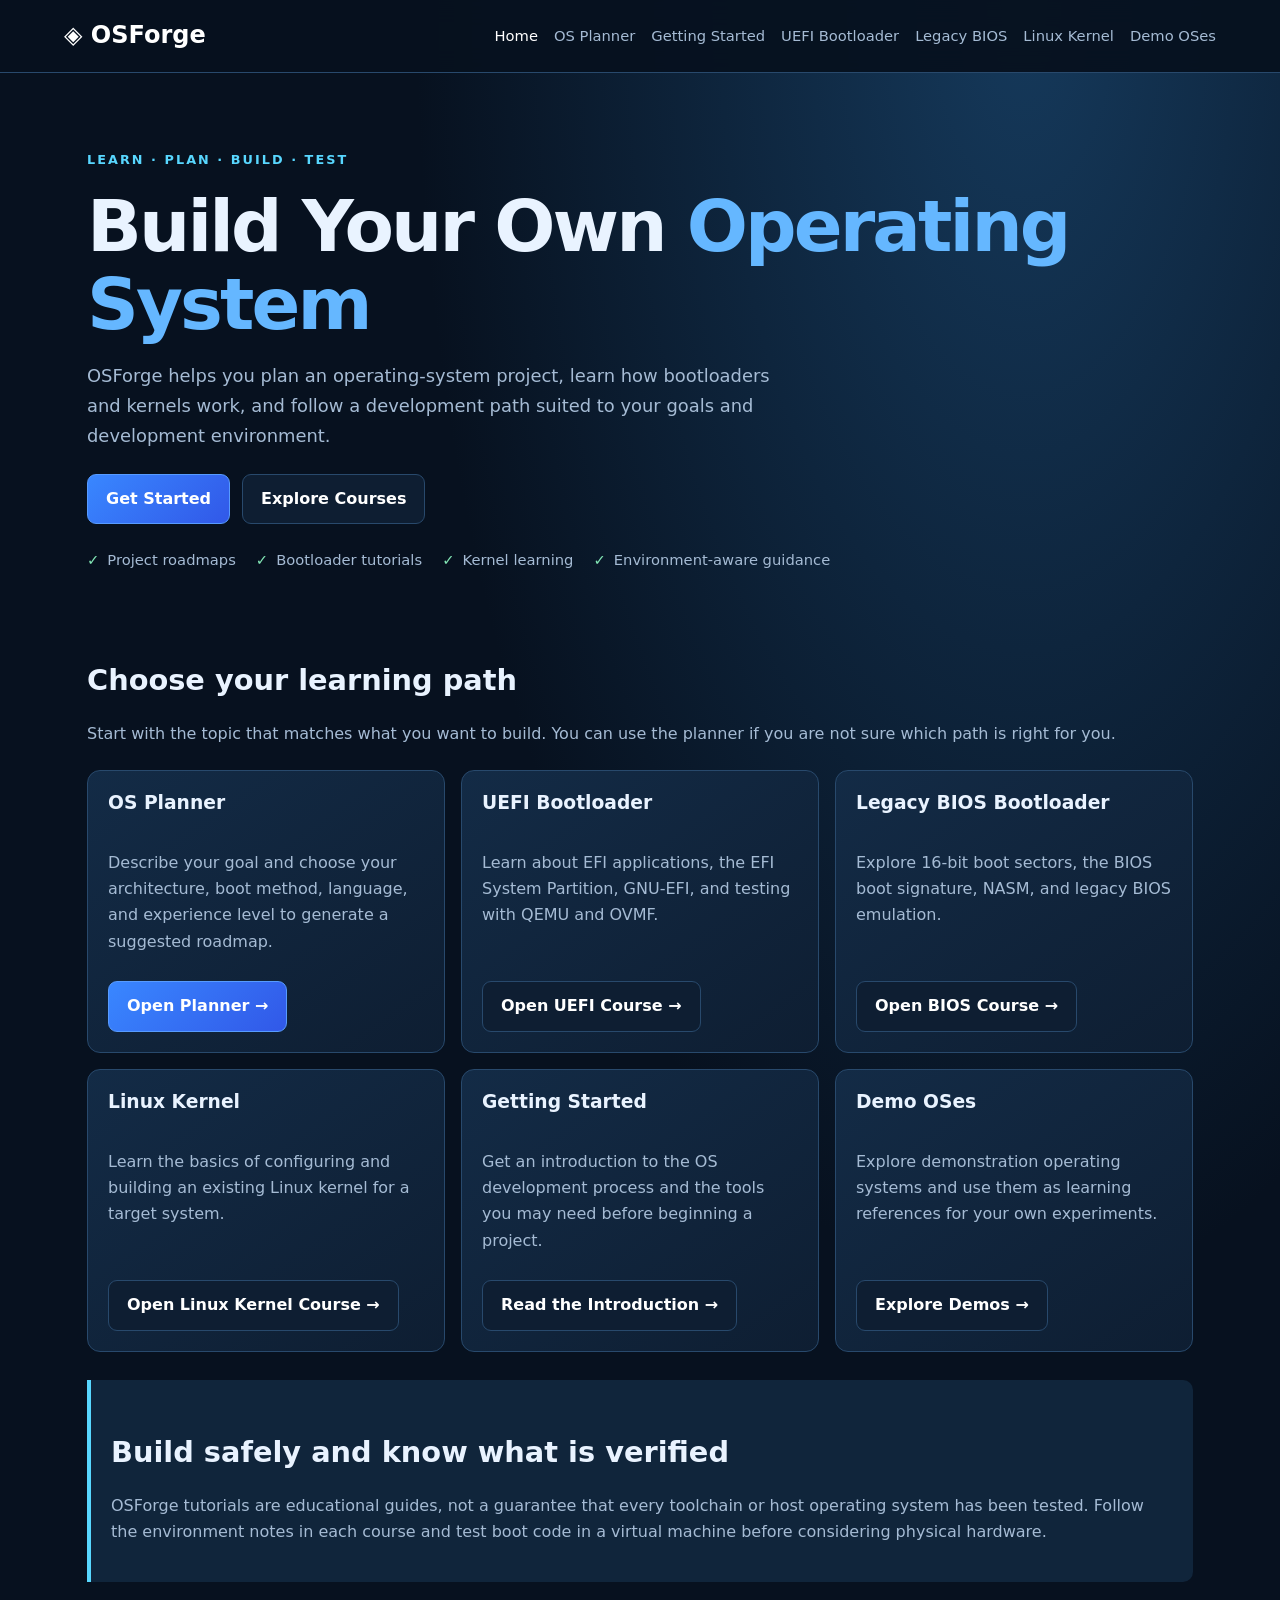
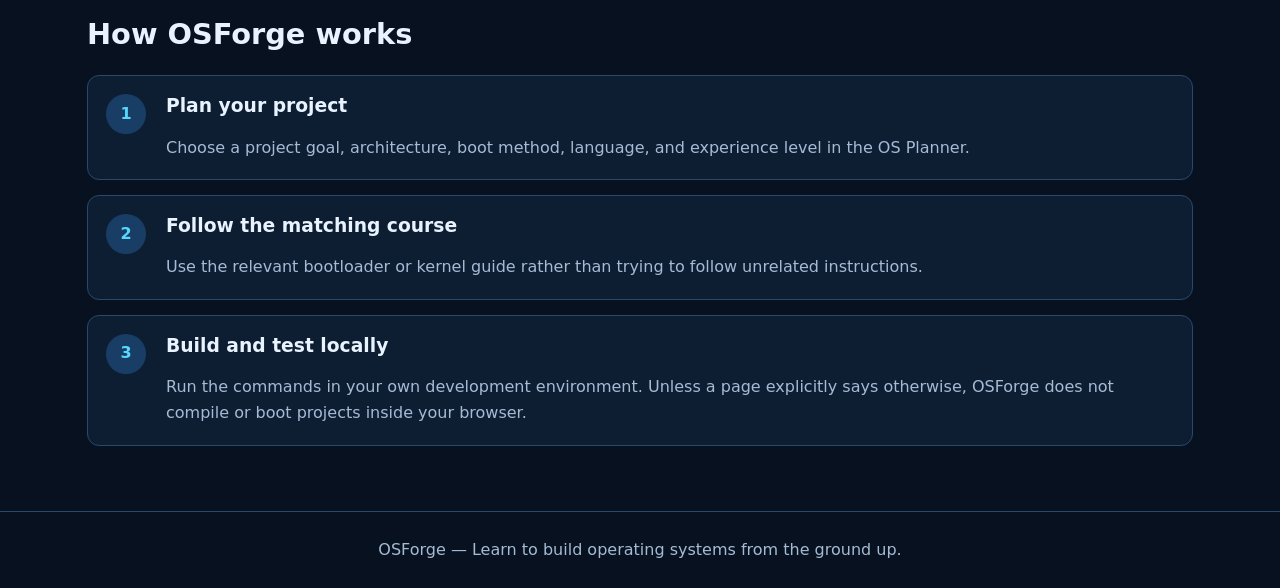
<file: index.html>
<!DOCTYPE html>
<html lang="en">
<head>
  <meta charset="UTF-8">
  <meta name="viewport" content="width=device-width, initial-scale=1">
  <meta name="description" content="Plan and learn operating-system development with OSForge.">
  <title>OSForge — Build Your Operating System</title>
  <link rel="stylesheet" href="styles.css">
  <script src="site.js" defer></script>
</head>
<body>
<header class="topbar">
  <a class="brand" href="index.html" aria-label="OSForge home">◈ OSForge</a>
  <nav aria-label="Main navigation">
    <a href="index.html" aria-current="page">Home</a>
    <a href="planner.html">OS Planner</a>
    <a href="start.html">Getting Started</a>
    <a href="efi-bootloader.html?course=uefi">UEFI Bootloader</a>
    <a href="efi-bootloader.html?course=bios">Legacy BIOS</a>
    <a href="linux-kernel.html">Linux Kernel</a>
    <a href="demos.html">Demo OSes</a>
  </nav>
</header>

<main class="container">
  <section class="hero">
    <span class="eyebrow">LEARN · PLAN · BUILD · TEST</span>
    <h1>Build Your Own <span>Operating System</span></h1>
    <p>
      OSForge helps you plan an operating-system project, learn how bootloaders
      and kernels work, and follow a development path suited to your goals and
      development environment.
    </p>
    <div class="actions">
      <a class="button" href="planner.html">Get Started</a>
      <a class="button secondary" href="#courses">Explore Courses</a>
    </div>
    <div class="checks" aria-label="OSForge features">
      <span>Project roadmaps</span>
      <span>Bootloader tutorials</span>
      <span>Kernel learning</span>
      <span>Environment-aware guidance</span>
    </div>
  </section>

  <section id="courses">
    <h2>Choose your learning path</h2>
    <p>Start with the topic that matches what you want to build. You can use the planner if you are not sure which path is right for you.</p>

    <div class="grid">
      <article class="card">
        <h3>OS Planner</h3>
        <p>Describe your goal and choose your architecture, boot method, language, and experience level to generate a suggested roadmap.</p>
        <a class="button" href="planner.html">Open Planner →</a>
      </article>

      <article class="card">
        <h3>UEFI Bootloader</h3>
        <p>Learn about EFI applications, the EFI System Partition, GNU-EFI, and testing with QEMU and OVMF.</p>
        <a class="button secondary" href="efi-bootloader.html?course=uefi">Open UEFI Course →</a>
      </article>

      <article class="card">
        <h3>Legacy BIOS Bootloader</h3>
        <p>Explore 16-bit boot sectors, the BIOS boot signature, NASM, and legacy BIOS emulation.</p>
        <a class="button secondary" href="efi-bootloader.html?course=bios">Open BIOS Course →</a>
      </article>

      <article class="card">
        <h3>Linux Kernel</h3>
        <p>Learn the basics of configuring and building an existing Linux kernel for a target system.</p>
        <a class="button secondary" href="linux-kernel.html">Open Linux Kernel Course →</a>
      </article>

      <article class="card">
        <h3>Getting Started</h3>
        <p>Get an introduction to the OS development process and the tools you may need before beginning a project.</p>
        <a class="button secondary" href="start.html">Read the Introduction →</a>
      </article>

      <article class="card">
        <h3>Demo OSes</h3>
        <p>Explore demonstration operating systems and use them as learning references for your own experiments.</p>
        <a class="button secondary" href="demos.html">Explore Demos →</a>
      </article>
    </div>
  </section>

  <section class="callout">
    <h2>Build safely and know what is verified</h2>
    <p>
      OSForge tutorials are educational guides, not a guarantee that every
      toolchain or host operating system has been tested. Follow the environment
      notes in each course and test boot code in a virtual machine before
      considering physical hardware.
    </p>
  </section>

  <section>
    <h2>How OSForge works</h2>
    <div class="steps">
      <article class="step">
        <div>
          <h3>Plan your project</h3>
          <p>Choose a project goal, architecture, boot method, language, and experience level in the OS Planner.</p>
        </div>
      </article>
      <article class="step">
        <div>
          <h3>Follow the matching course</h3>
          <p>Use the relevant bootloader or kernel guide rather than trying to follow unrelated instructions.</p>
        </div>
      </article>
      <article class="step">
        <div>
          <h3>Build and test locally</h3>
          <p>Run the commands in your own development environment. Unless a page explicitly says otherwise, OSForge does not compile or boot projects inside your browser.</p>
        </div>
      </article>
    </div>
  </section>
</main>

<footer>
  OSForge — Learn to build operating systems from the ground up.
</footer>
</body>
</html>
</file>
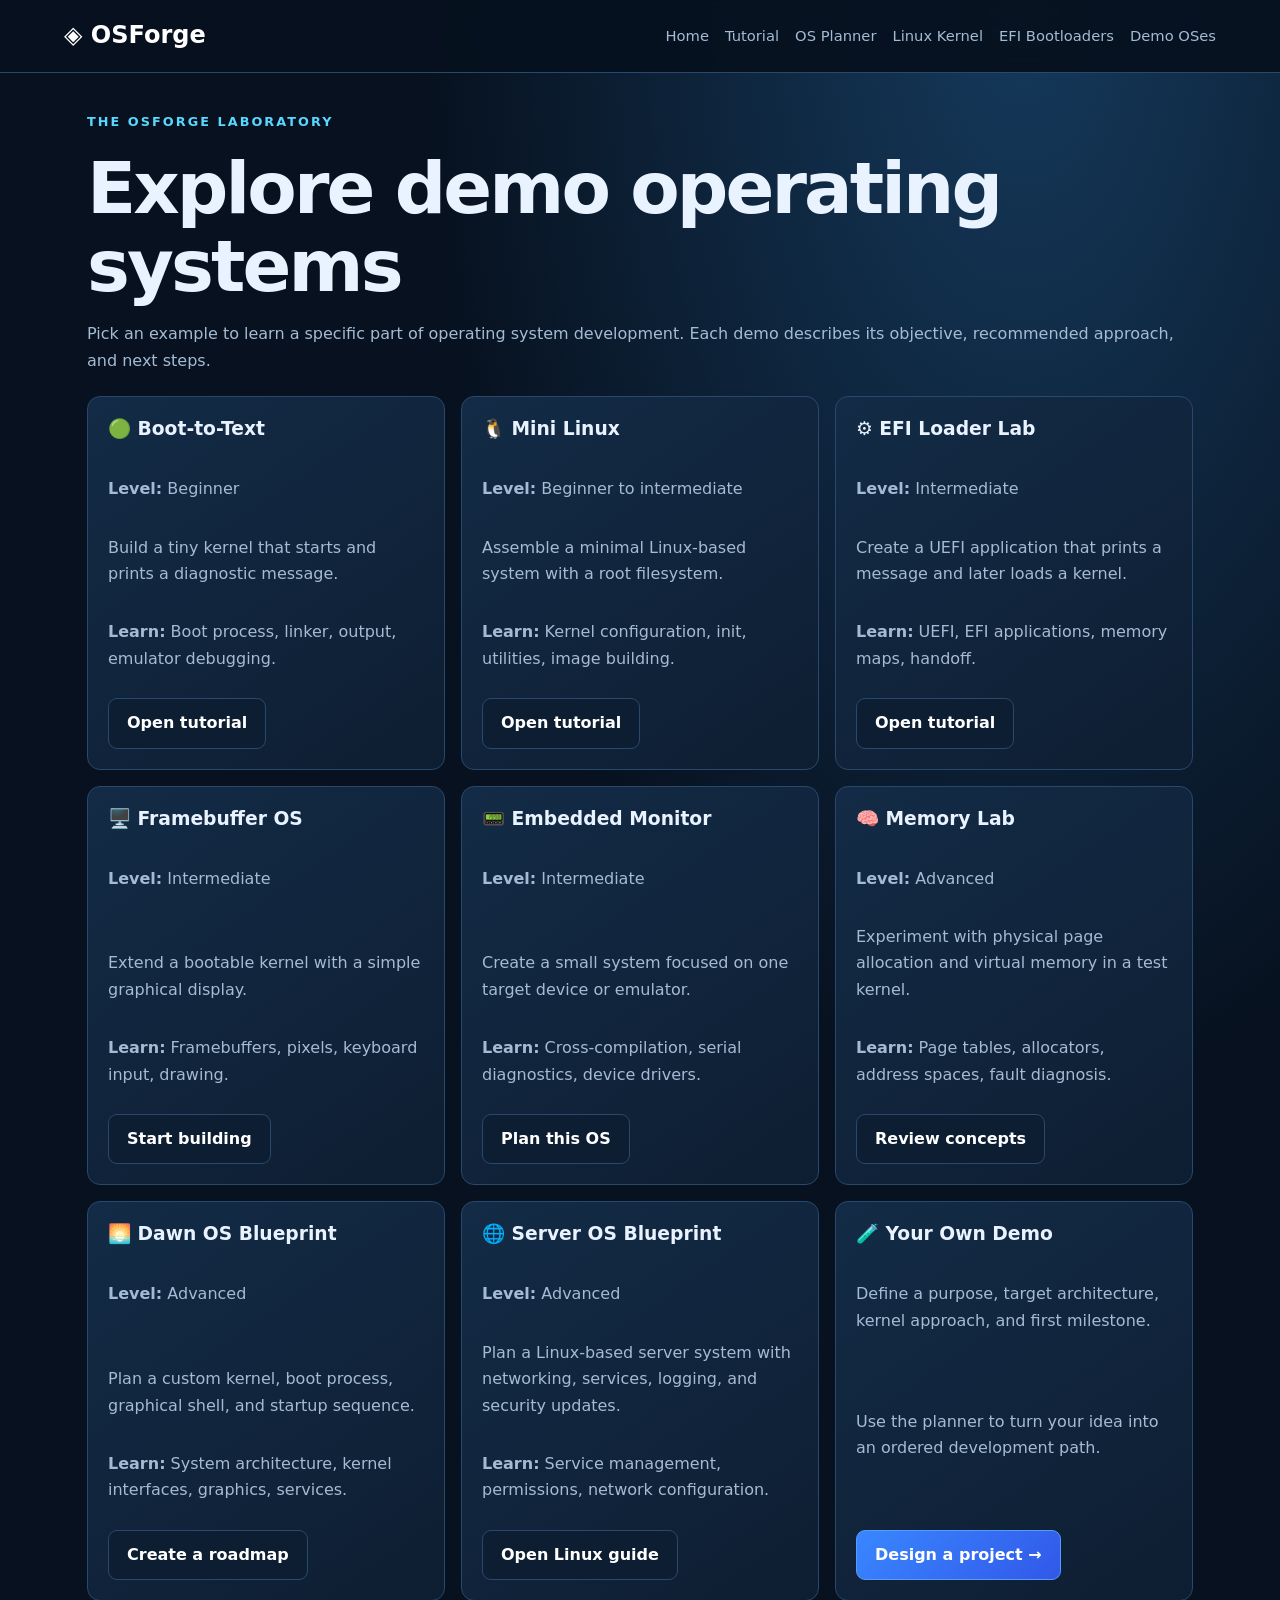
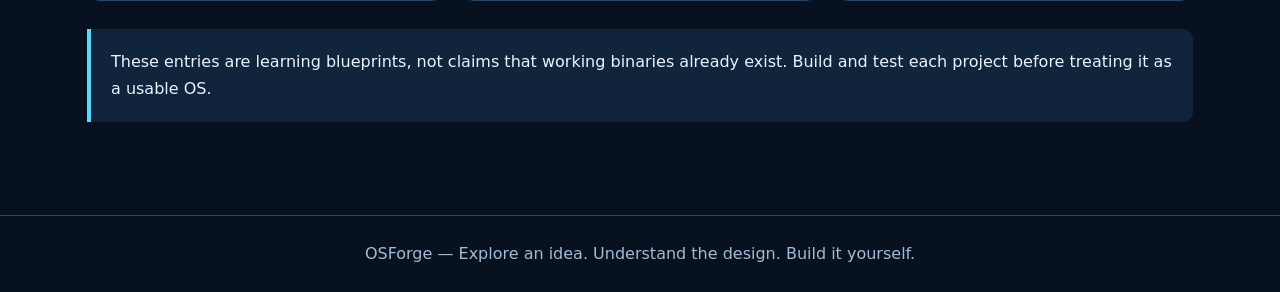
<file: demos.html>
<!DOCTYPE html>
<html lang="en">
<head>
  <meta charset="UTF-8">
  <meta name="viewport" content="width=device-width, initial-scale=1">
  <title>Demo OS Gallery — OSForge</title>
  <link rel="stylesheet" href="styles.css">
</head>
<body>
<header class="topbar">
  <a class="brand" href="index.html">◈ OSForge</a>
  <nav>
    <a href="index.html">Home</a>
    <a href="start.html">Tutorial</a>
    <a href="planner.html">OS Planner</a>
    <a href="linux-kernel.html">Linux Kernel</a>
    <a href="efi-bootloader.html">EFI Bootloaders</a>
    <a href="demos.html">Demo OSes</a>
  </nav>
</header>

<main class="container">
  <span class="eyebrow">THE OSFORGE LABORATORY</span>
  <h1>Explore demo operating systems</h1>
  <p>Pick an example to learn a specific part of operating system development.
  Each demo describes its objective, recommended approach, and next steps.</p>

  <div class="grid">
    <article class="card">
      <h3>🟢 Boot-to-Text</h3>
      <p><strong>Level:</strong> Beginner</p>
      <p>Build a tiny kernel that starts and prints a diagnostic message.</p>
      <p><strong>Learn:</strong> Boot process, linker, output, emulator debugging.</p>
      <a class="button secondary" href="start.html">Open tutorial</a>
    </article>

    <article class="card">
      <h3>🐧 Mini Linux</h3>
      <p><strong>Level:</strong> Beginner to intermediate</p>
      <p>Assemble a minimal Linux-based system with a root filesystem.</p>
      <p><strong>Learn:</strong> Kernel configuration, init, utilities, image building.</p>
      <a class="button secondary" href="linux-kernel.html">Open tutorial</a>
    </article>

    <article class="card">
      <h3>⚙️ EFI Loader Lab</h3>
      <p><strong>Level:</strong> Intermediate</p>
      <p>Create a UEFI application that prints a message and later loads a kernel.</p>
      <p><strong>Learn:</strong> UEFI, EFI applications, memory maps, handoff.</p>
      <a class="button secondary" href="efi-bootloader.html">Open tutorial</a>
    </article>

    <article class="card">
      <h3>🖥️ Framebuffer OS</h3>
      <p><strong>Level:</strong> Intermediate</p>
      <p>Extend a bootable kernel with a simple graphical display.</p>
      <p><strong>Learn:</strong> Framebuffers, pixels, keyboard input, drawing.</p>
      <a class="button secondary" href="start.html">Start building</a>
    </article>

    <article class="card">
      <h3>📟 Embedded Monitor</h3>
      <p><strong>Level:</strong> Intermediate</p>
      <p>Create a small system focused on one target device or emulator.</p>
      <p><strong>Learn:</strong> Cross-compilation, serial diagnostics, device drivers.</p>
      <a class="button secondary" href="planner.html">Plan this OS</a>
    </article>

    <article class="card">
      <h3>🧠 Memory Lab</h3>
      <p><strong>Level:</strong> Advanced</p>
      <p>Experiment with physical page allocation and virtual memory in a test kernel.</p>
      <p><strong>Learn:</strong> Page tables, allocators, address spaces, fault diagnosis.</p>
      <a class="button secondary" href="glossary.html">Review concepts</a>
    </article>

    <article class="card">
      <h3>🌅 Dawn OS Blueprint</h3>
      <p><strong>Level:</strong> Advanced</p>
      <p>Plan a custom kernel, boot process, graphical shell, and startup sequence.</p>
      <p><strong>Learn:</strong> System architecture, kernel interfaces, graphics, services.</p>
      <a class="button secondary" href="planner.html">Create a roadmap</a>
    </article>

    <article class="card">
      <h3>🌐 Server OS Blueprint</h3>
      <p><strong>Level:</strong> Advanced</p>
      <p>Plan a Linux-based server system with networking, services, logging, and security updates.</p>
      <p><strong>Learn:</strong> Service management, permissions, network configuration.</p>
      <a class="button secondary" href="linux-kernel.html">Open Linux guide</a>
    </article>

    <article class="card">
      <h3>🧪 Your Own Demo</h3>
      <p>Define a purpose, target architecture, kernel approach, and first milestone.</p>
      <p>Use the planner to turn your idea into an ordered development path.</p>
      <a class="button" href="planner.html">Design a project →</a>
    </article>
  </div>

  <div class="callout">
    These entries are learning blueprints, not claims that working binaries
    already exist. Build and test each project before treating it as a usable OS.
  </div>
</main>

<footer>OSForge — Explore an idea. Understand the design. Build it yourself.</footer>
</body>
</html>
</file>
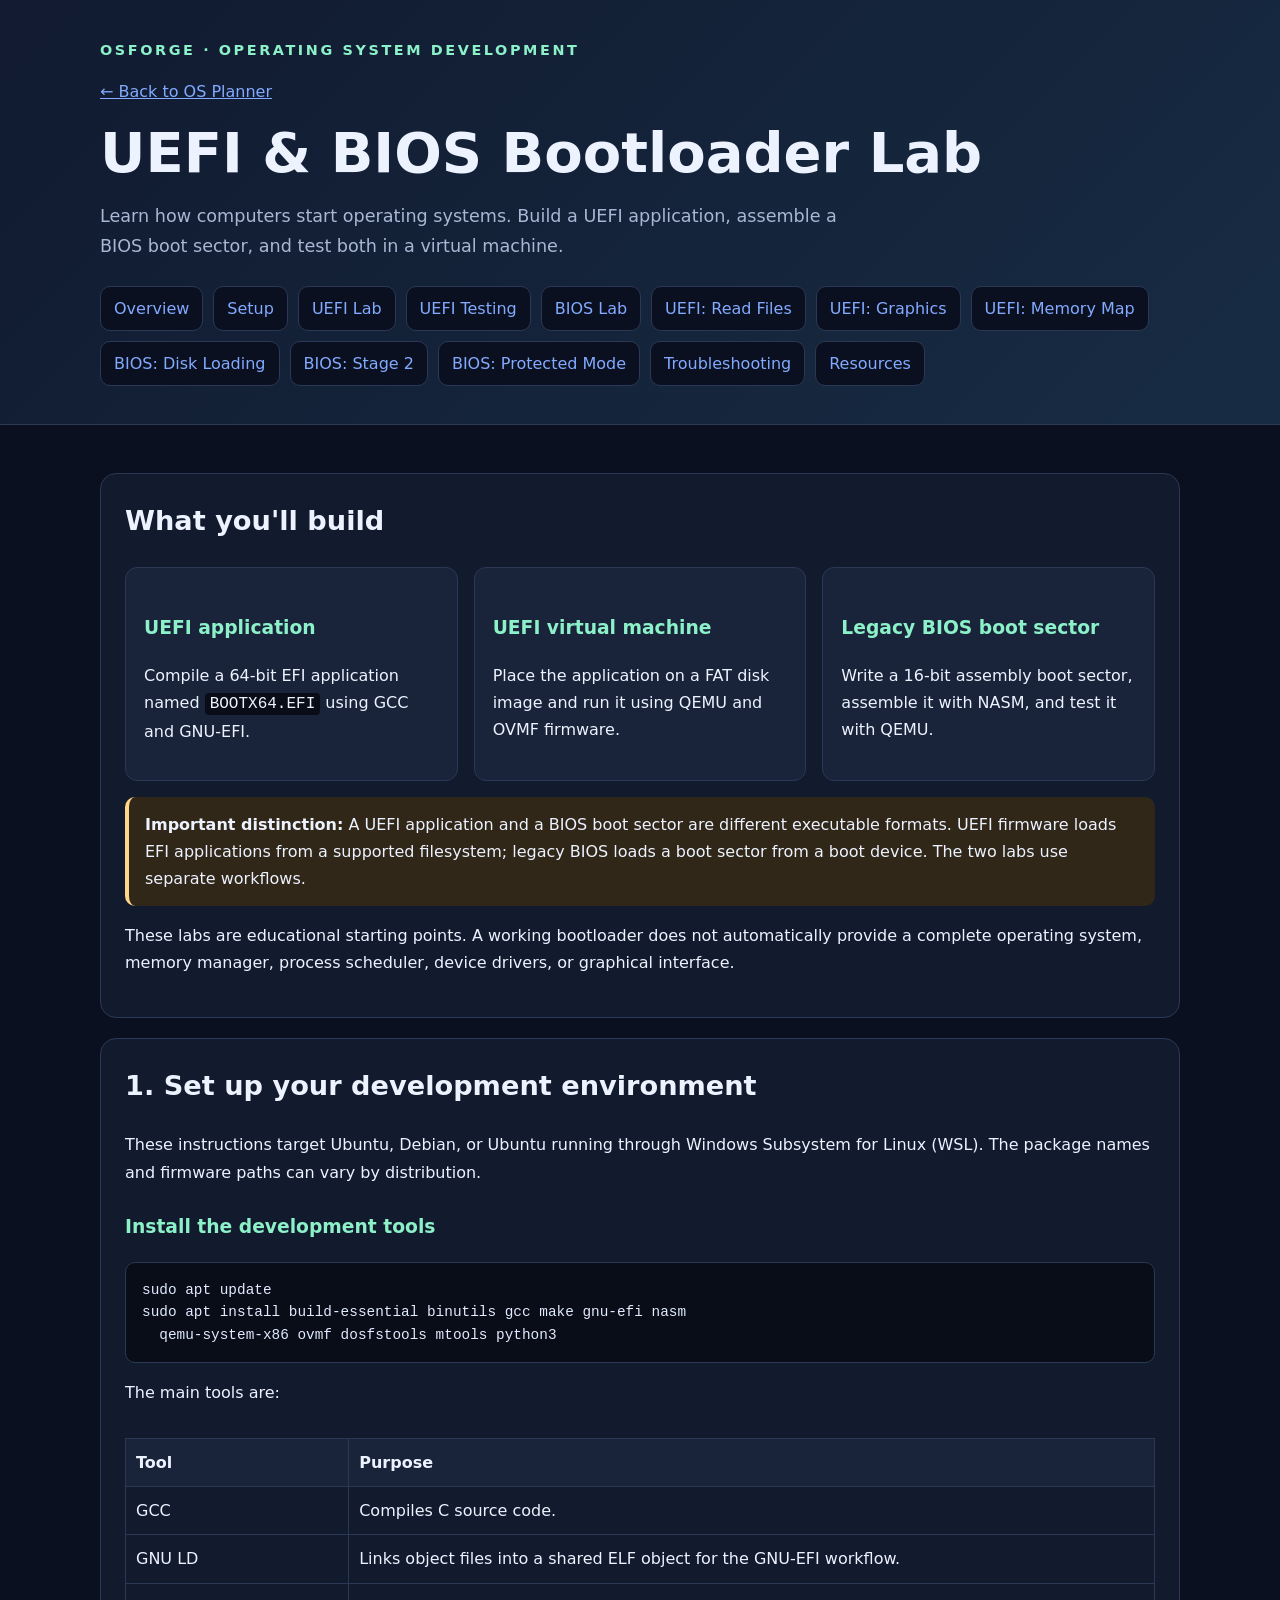
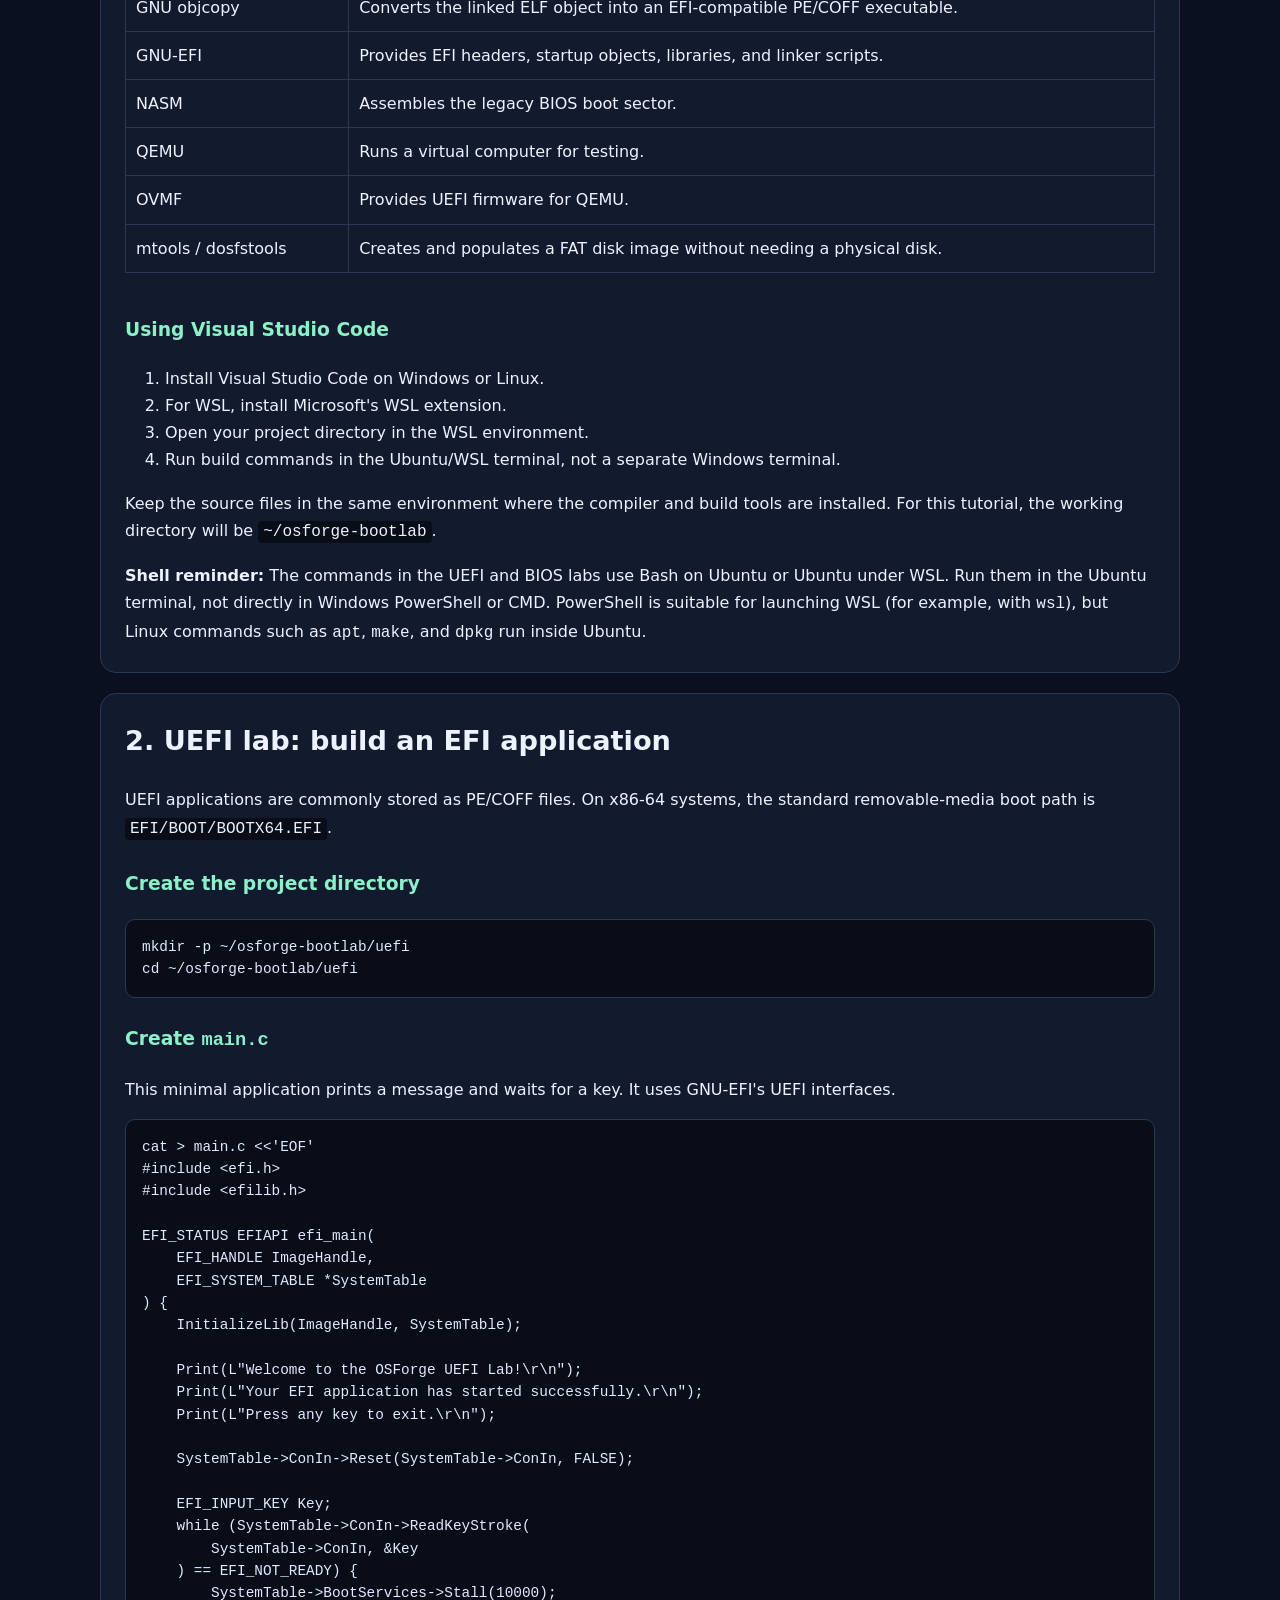
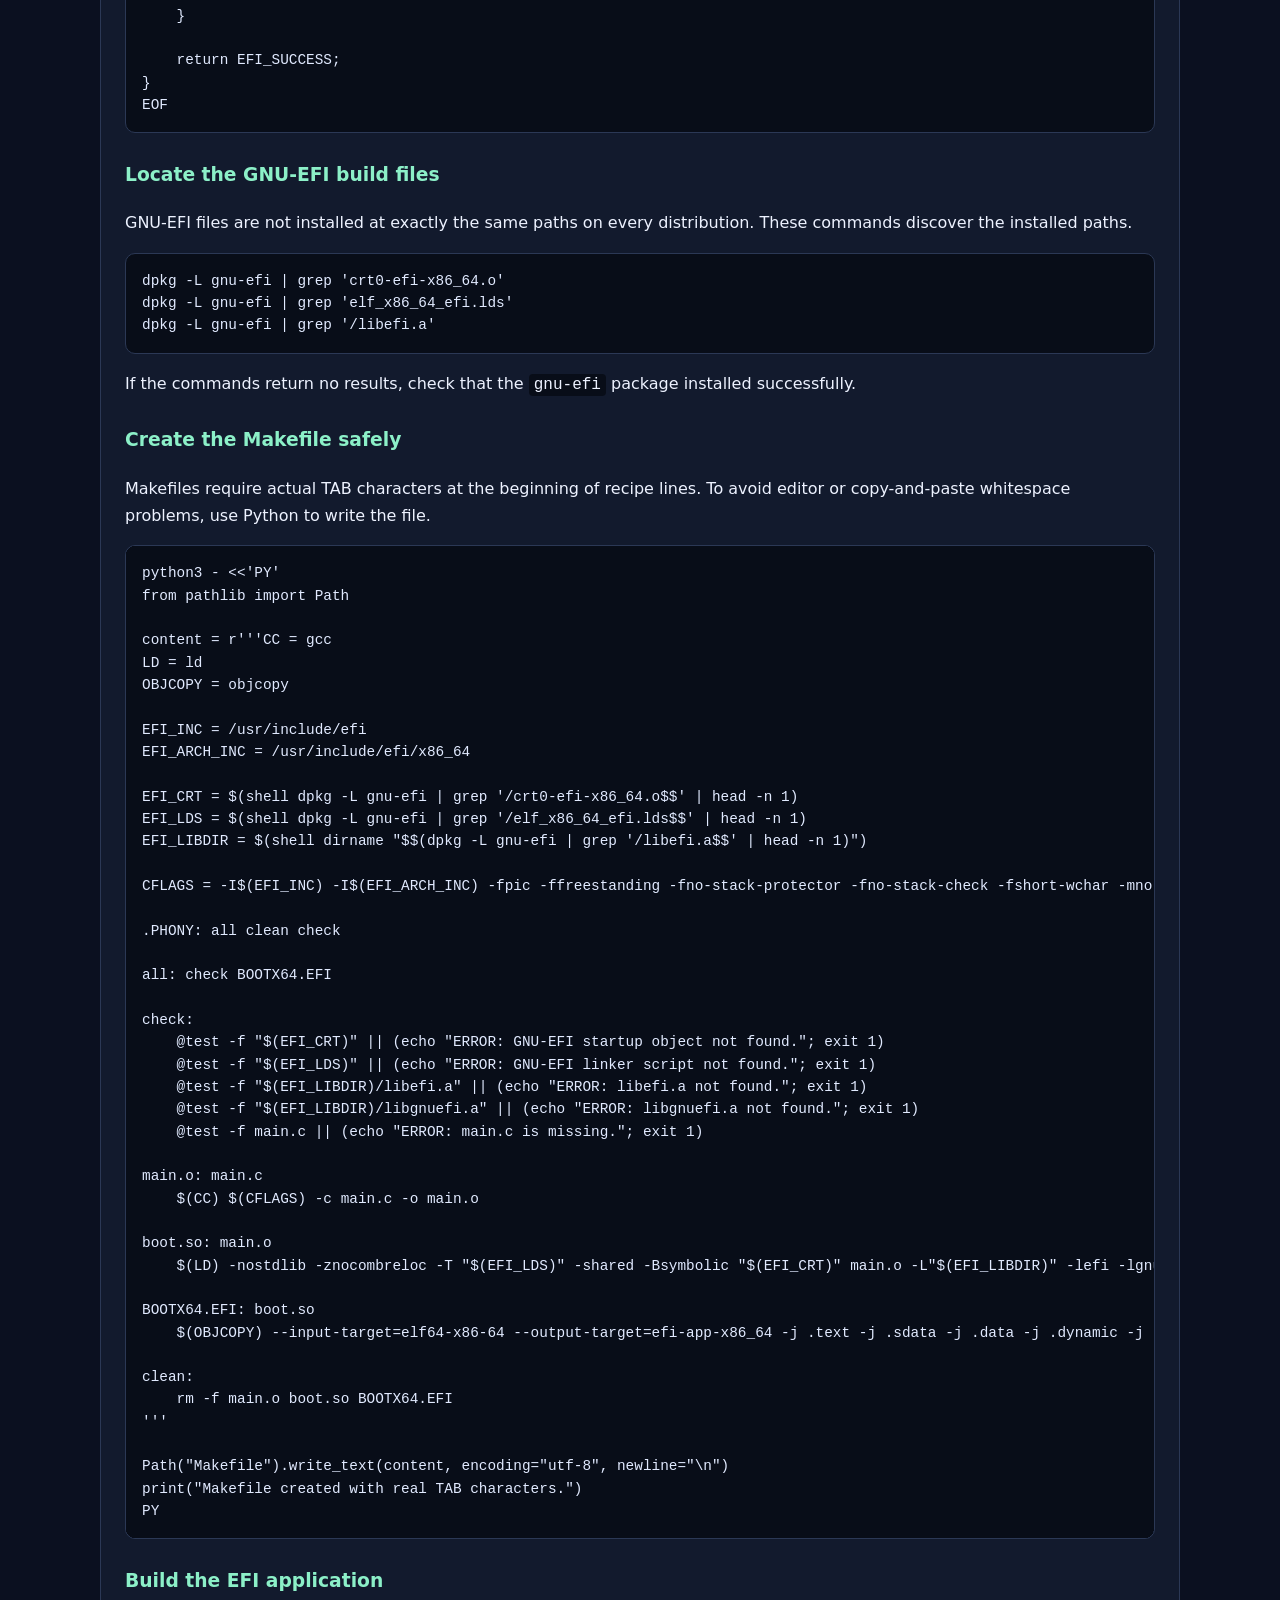
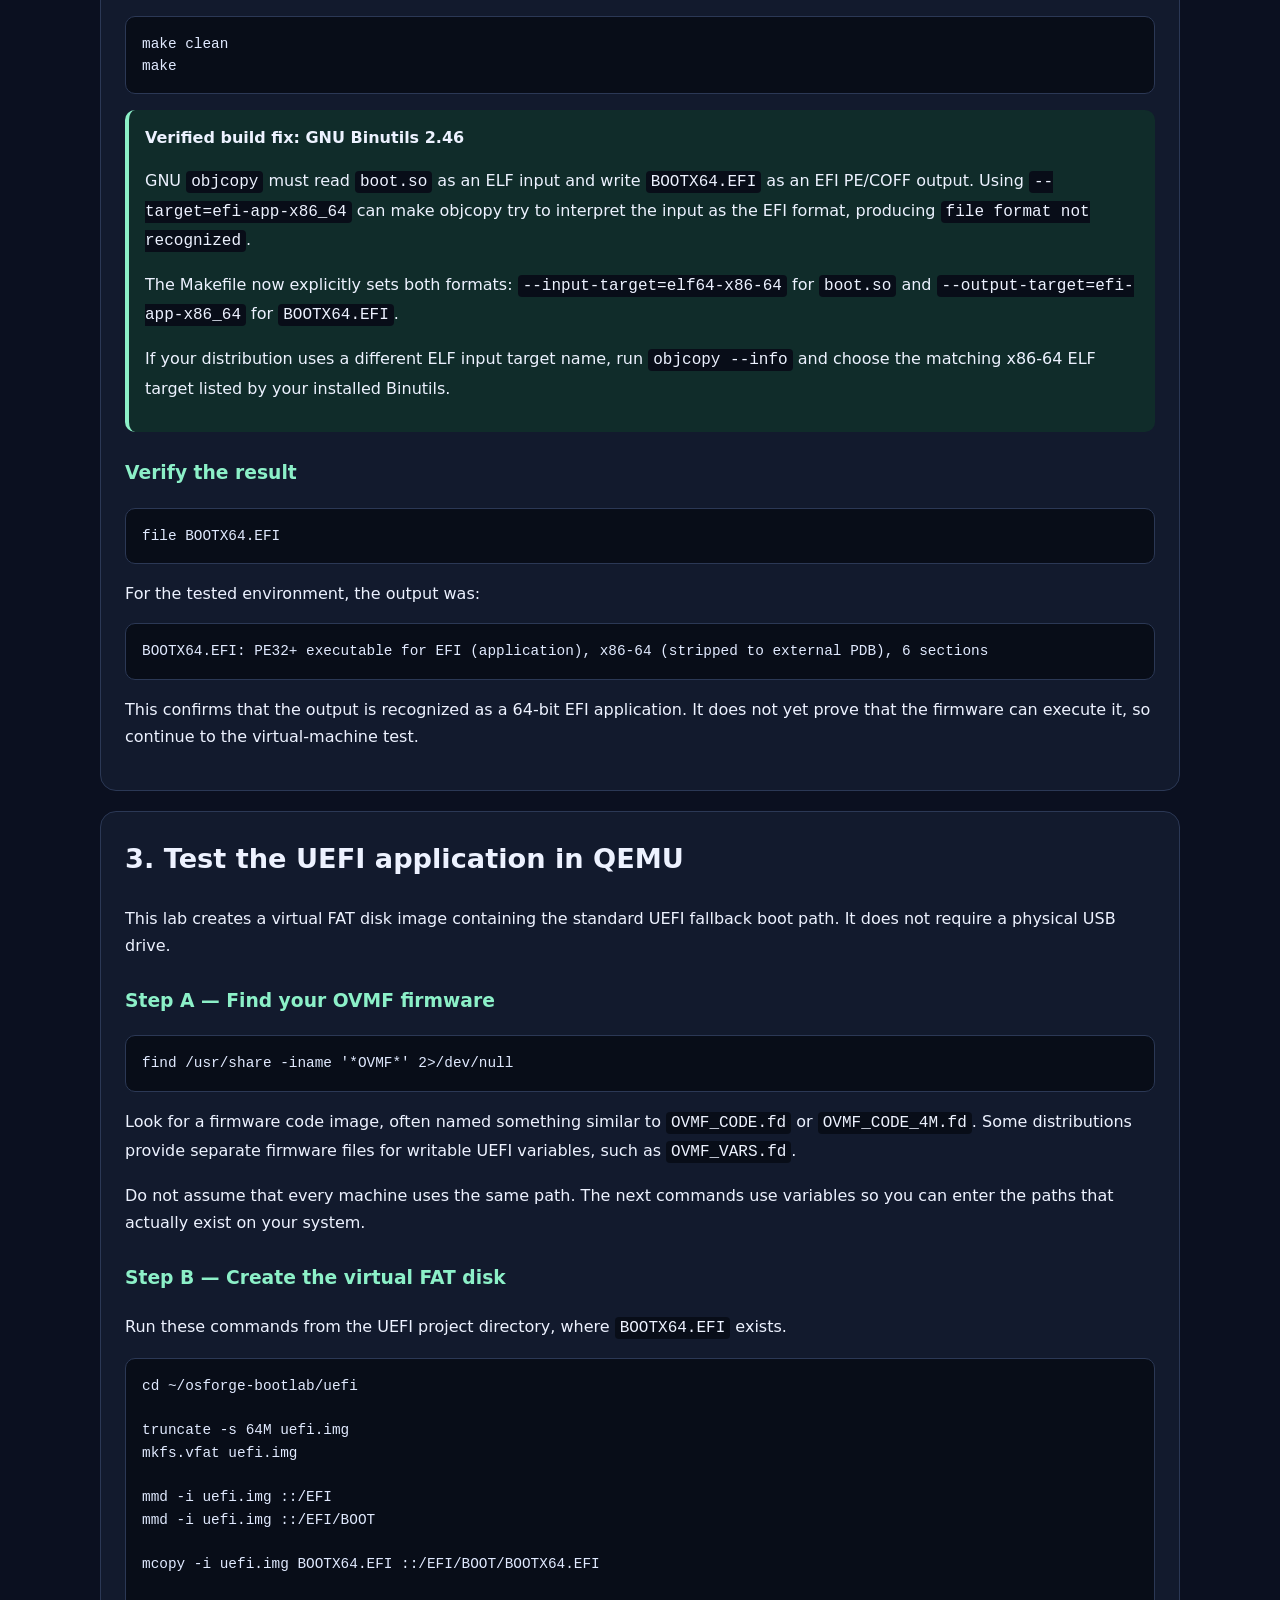
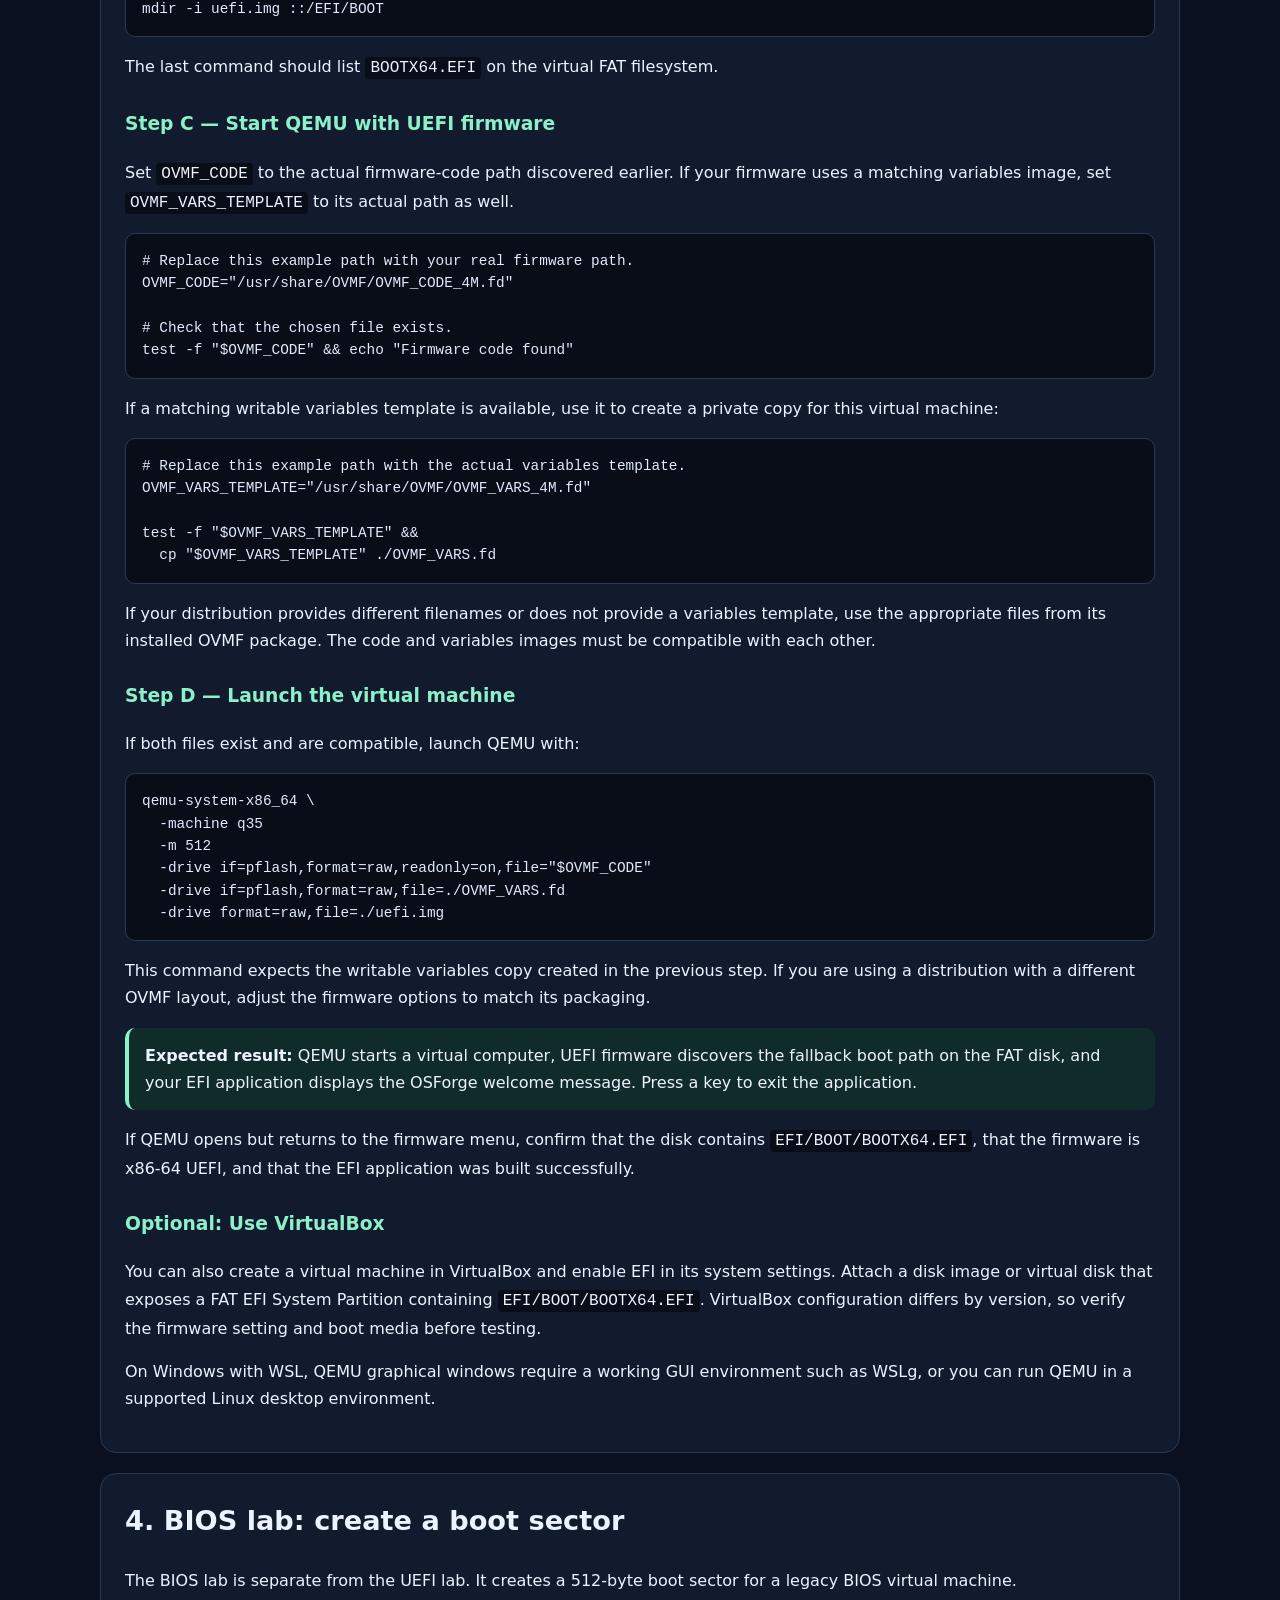
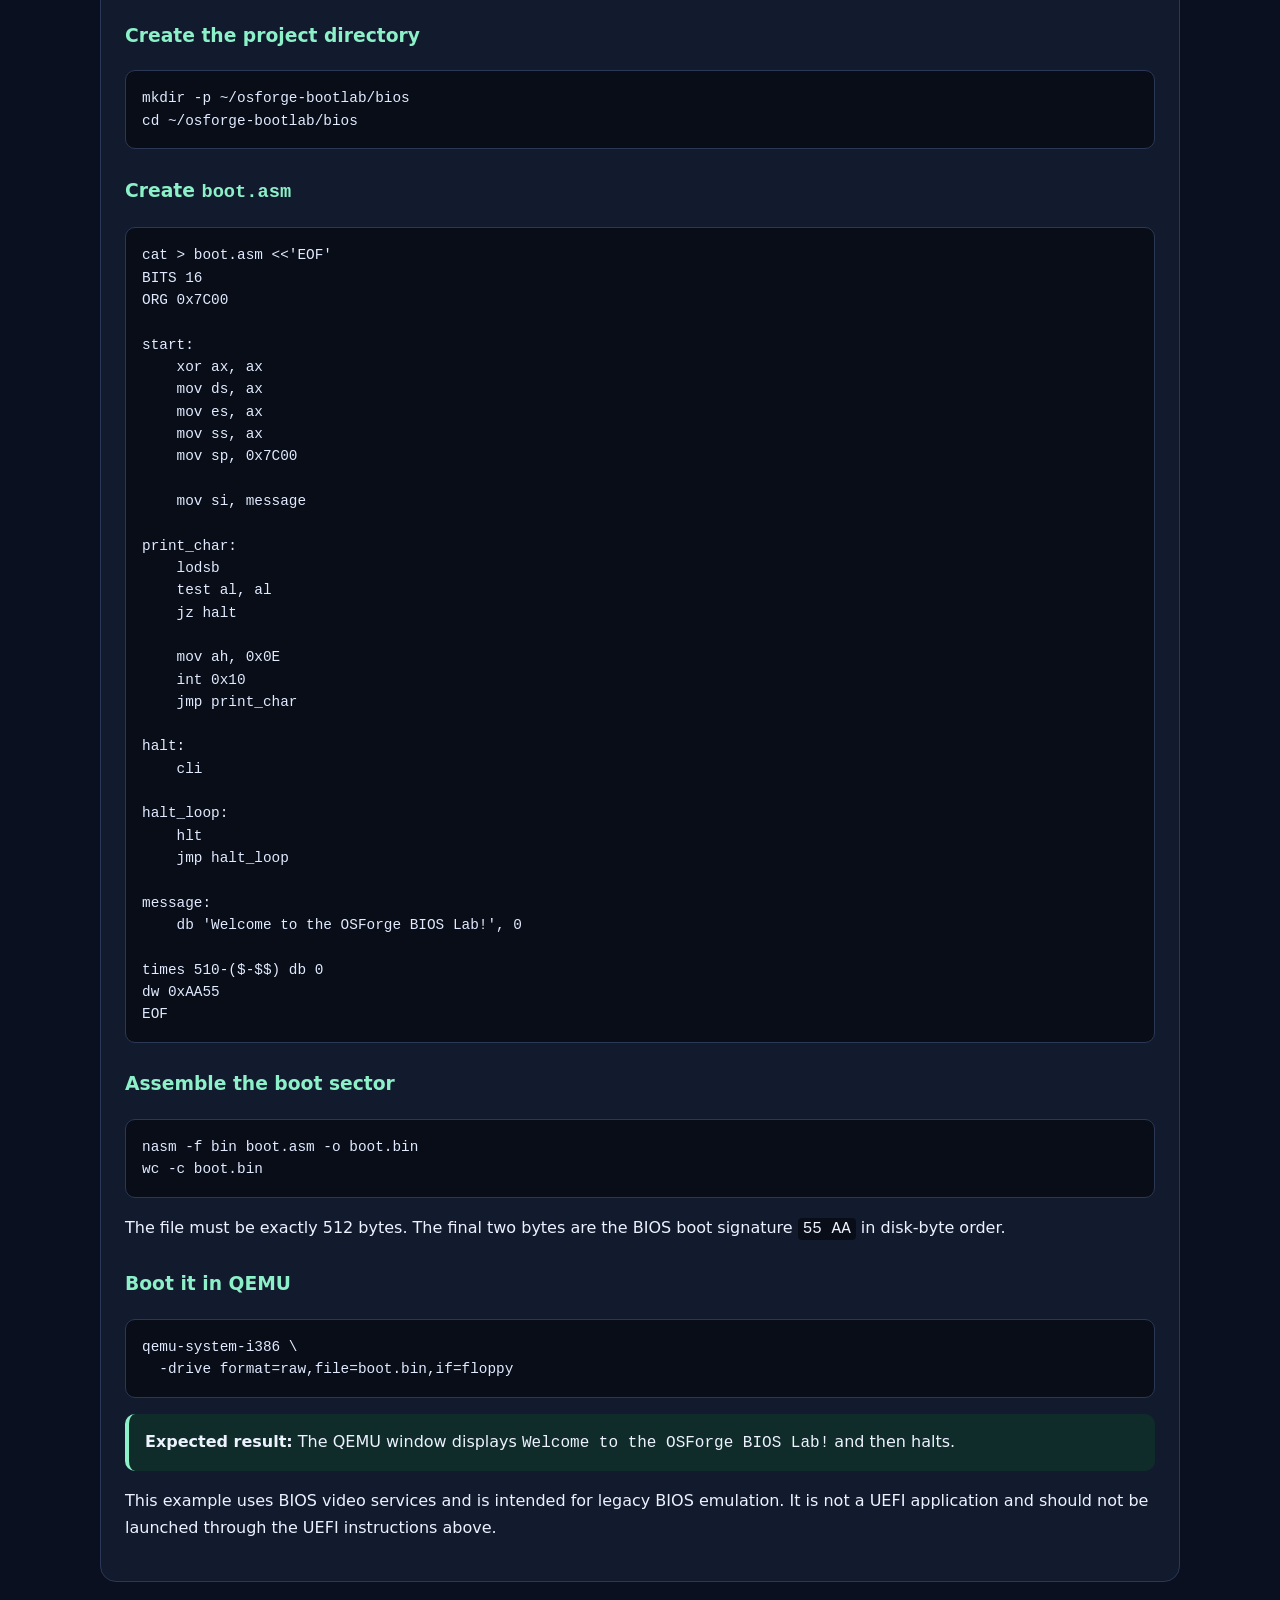
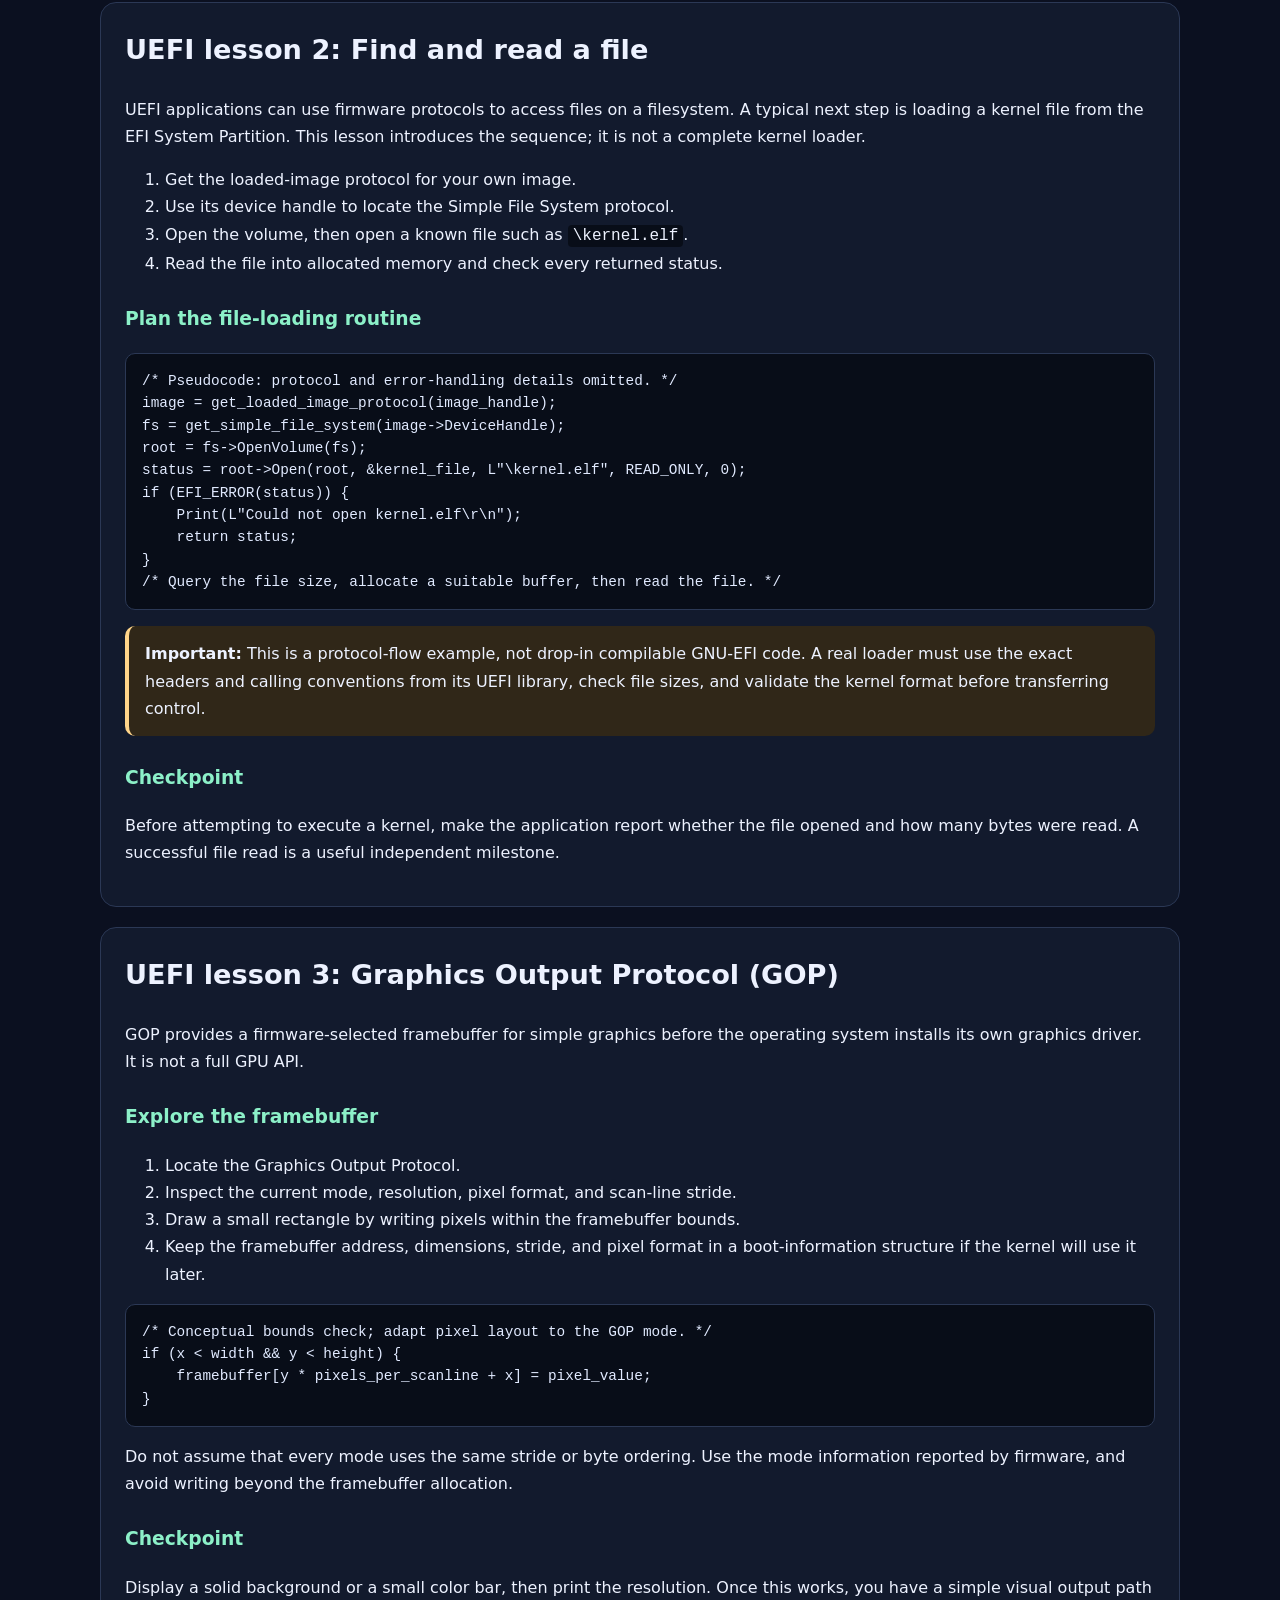
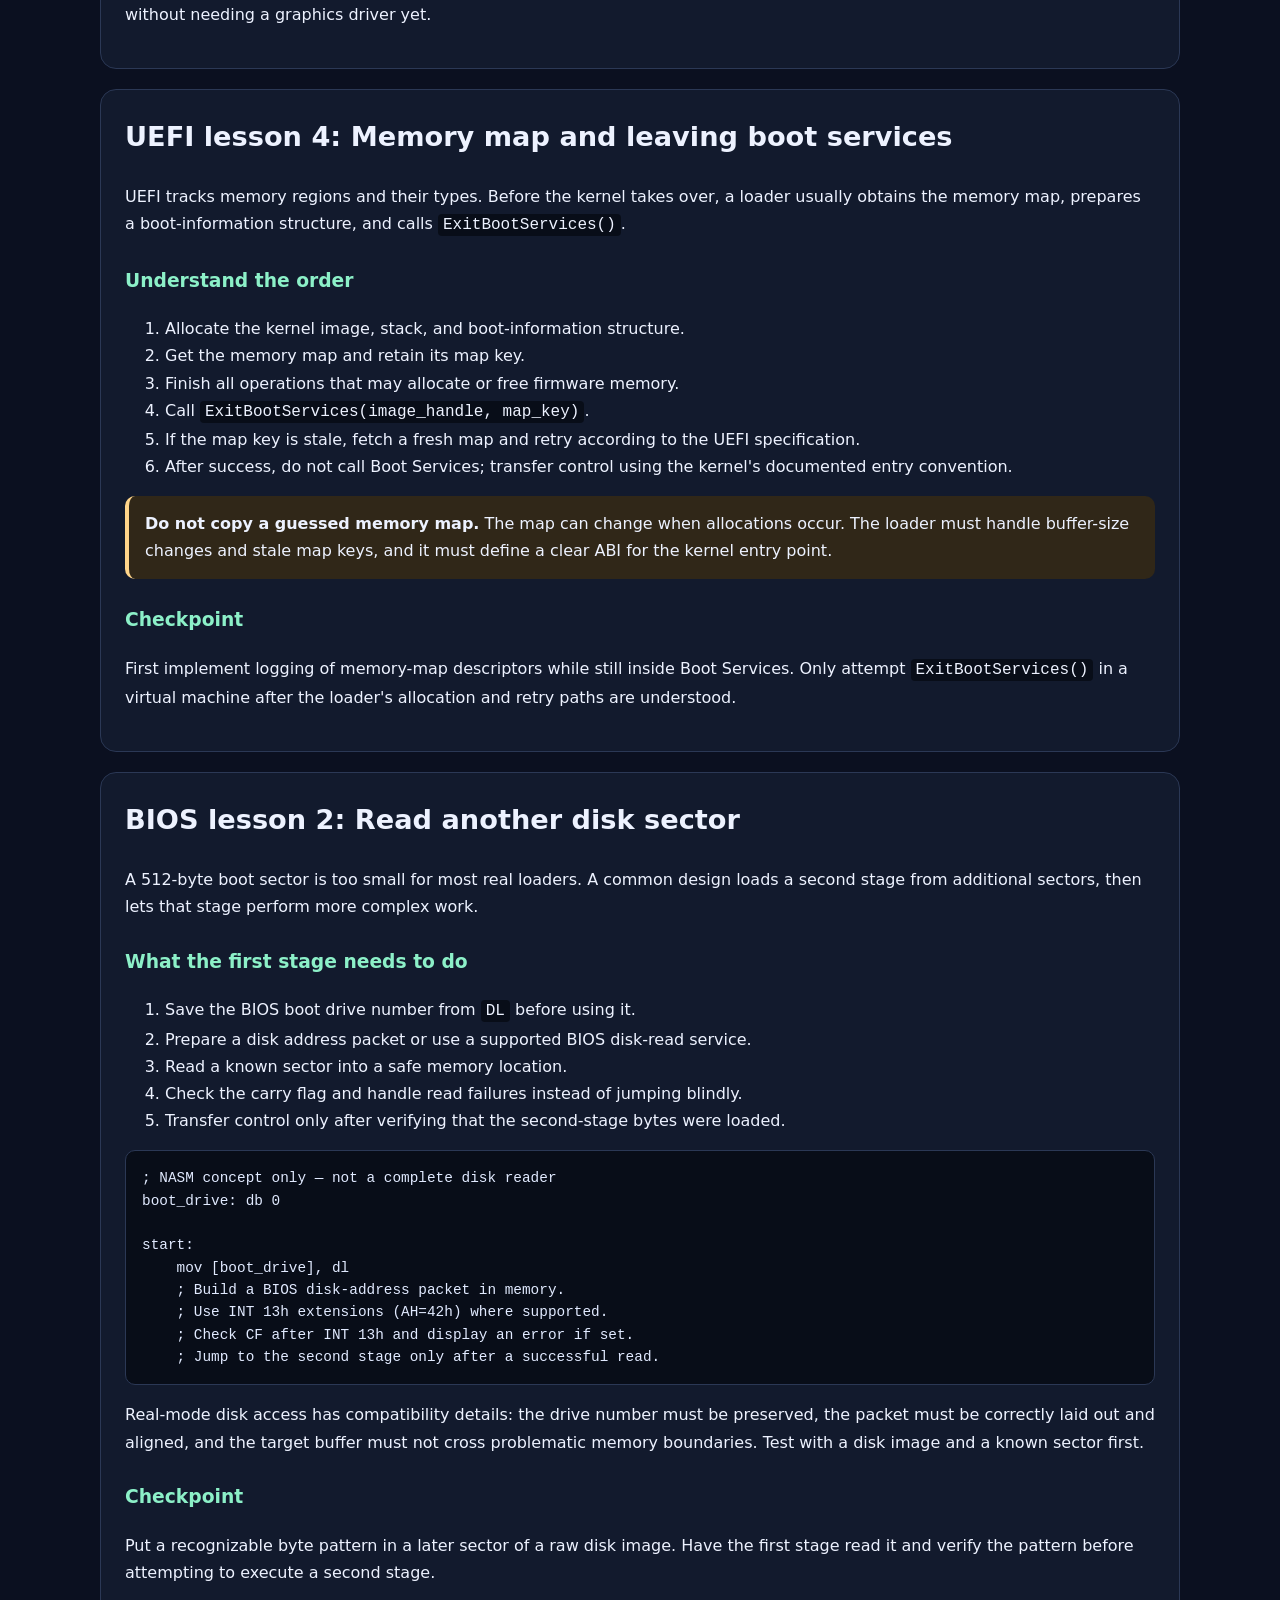
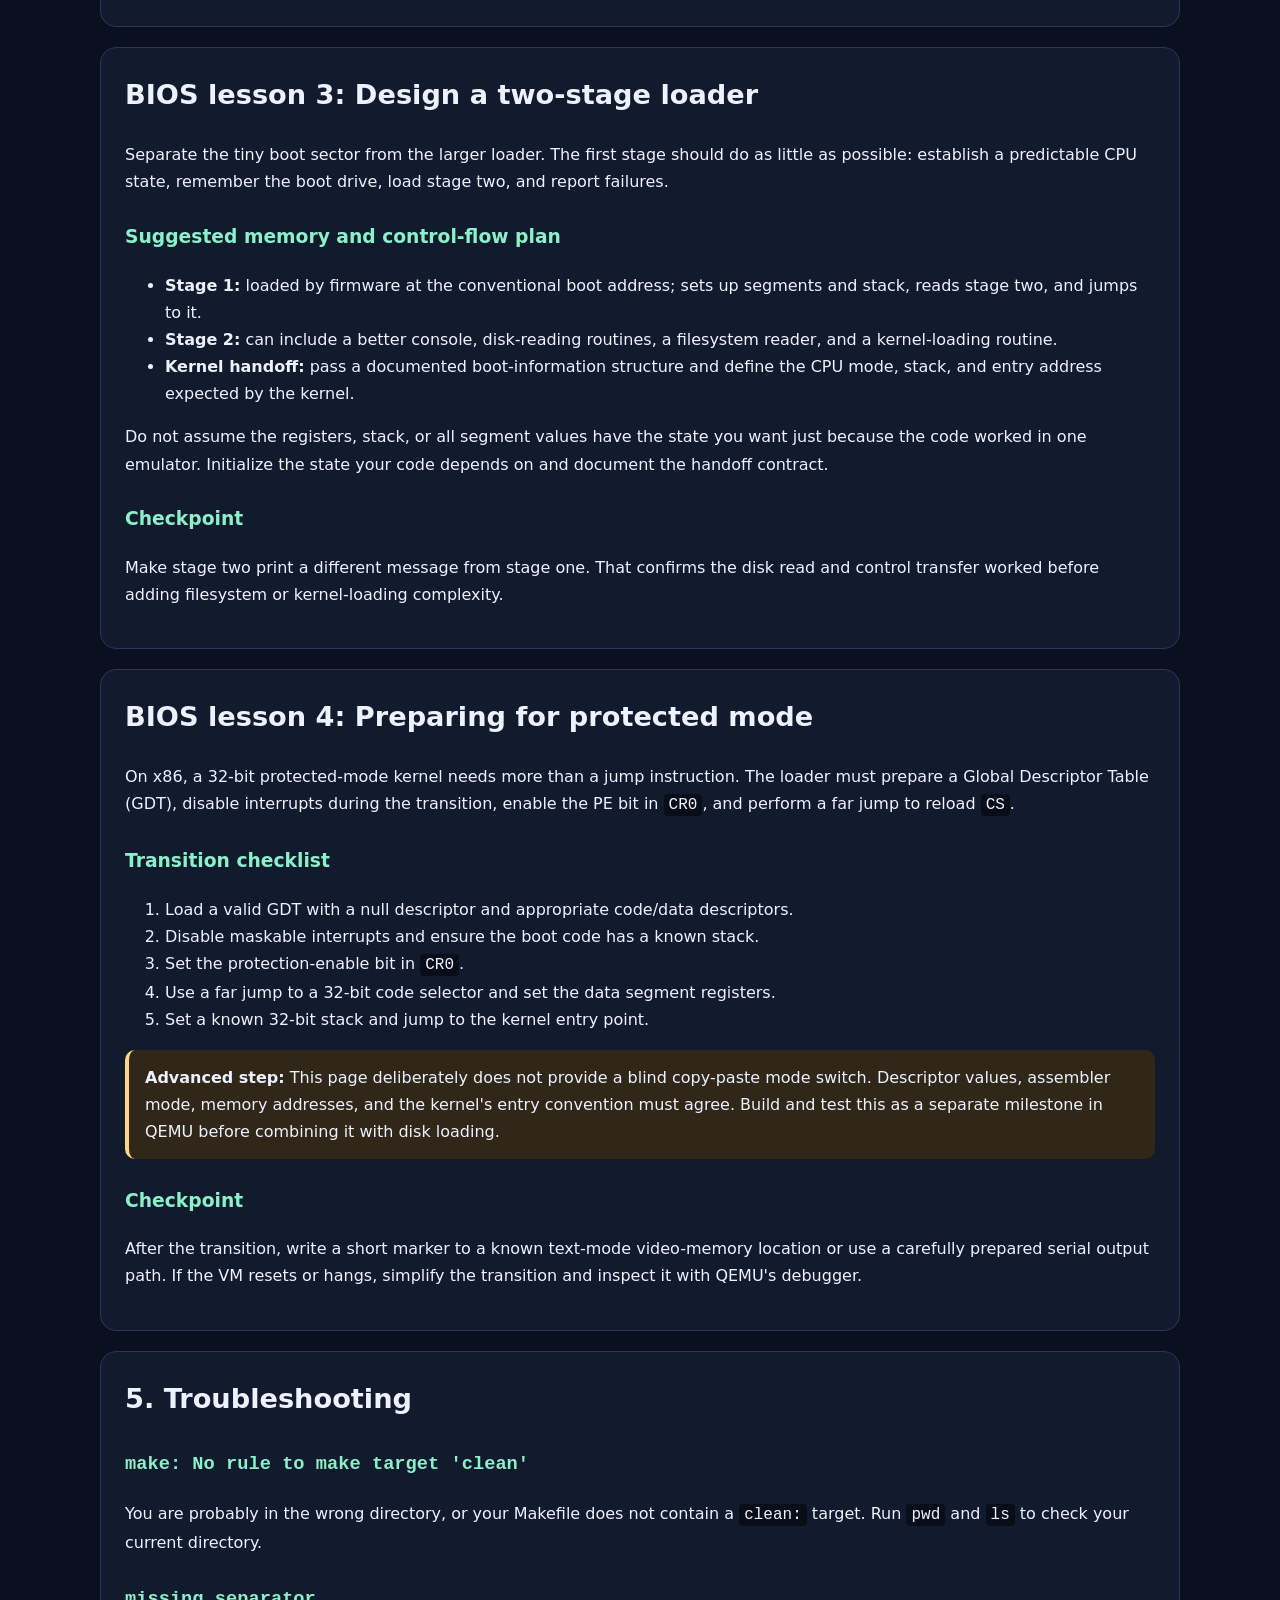
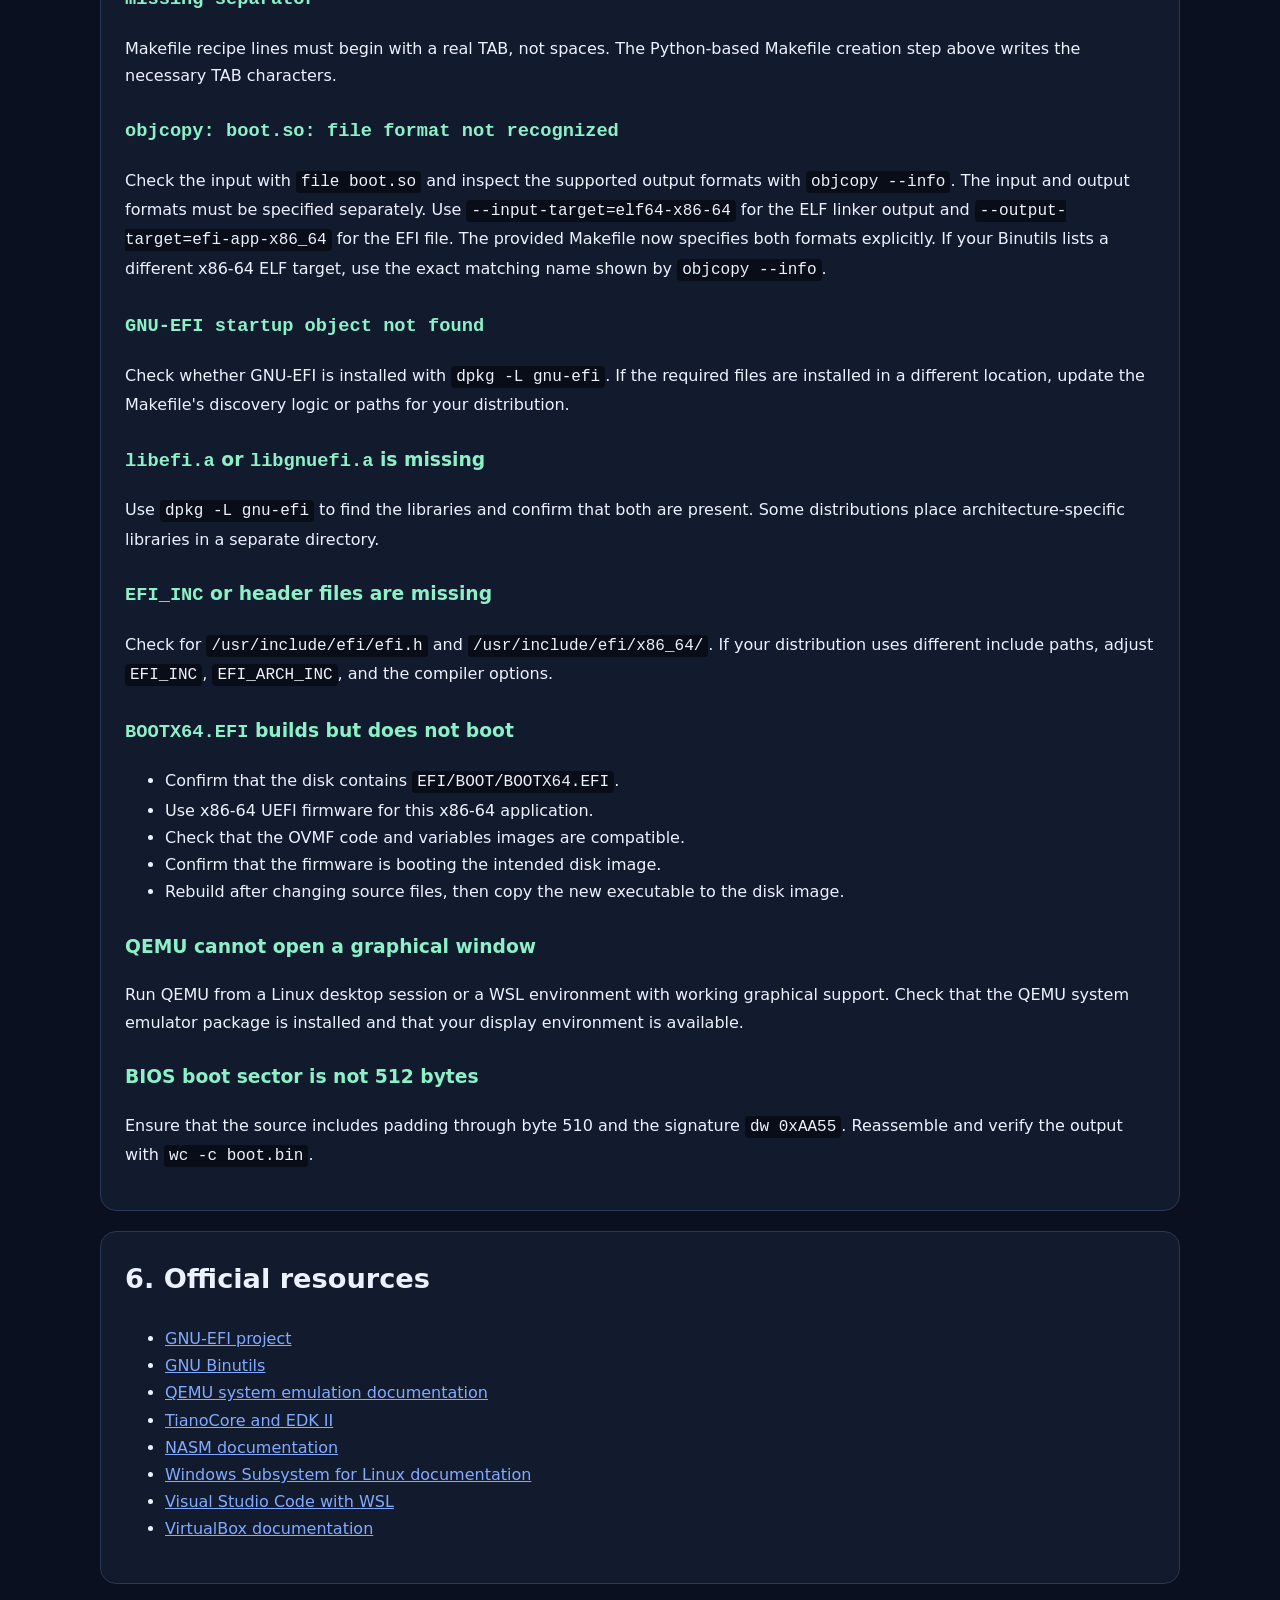
<file: efi-bootloader.html>
<!DOCTYPE html>
<html lang="en">
<head>
  <meta charset="UTF-8">
  <meta name="viewport" content="width=device-width, initial-scale=1.0">
  <meta name="description" content="OSForge guide to building, compiling, and testing UEFI applications and BIOS boot sectors on Linux, Ubuntu, Debian, and WSL.">
  <title>UEFI & BIOS Bootloader Lab | OSForge</title>

  <style>
    :root {
      color-scheme: dark;
      --bg: #0b1020;
      --panel: #121a2d;
      --panel2: #19243b;
      --text: #edf2ff;
      --muted: #aab6d3;
      --accent: #82aaff;
      --accent2: #8cf0c8;
      --border: #2b3855;
      --warning: #ffd58a;
      --code: #080d18;
    }

    * {
      box-sizing: border-box;
    }

    html {
      scroll-behavior: smooth;
    }

    body {
      margin: 0;
      background: var(--bg);
      color: var(--text);
      font-family: system-ui, -apple-system, BlinkMacSystemFont, "Segoe UI", sans-serif;
      line-height: 1.7;
    }

    a {
      color: var(--accent);
    }

    a:hover {
      color: var(--accent2);
    }

    header {
      padding: 38px 20px;
      border-bottom: 1px solid var(--border);
      background: linear-gradient(135deg, #111a30, #172c43);
    }

    .header-inner,
    main,
    footer {
      width: min(1080px, calc(100% - 32px));
      margin: 0 auto;
    }

    .brand {
      font-size: 0.9rem;
      font-weight: 800;
      letter-spacing: 0.18em;
      text-transform: uppercase;
      color: var(--accent2);
    }

    h1 {
      margin: 10px 0;
      font-size: clamp(2rem, 6vw, 3.5rem);
      line-height: 1.12;
    }

    h2 {
      margin-top: 0;
      font-size: 1.7rem;
    }

    h3 {
      margin-top: 1.6rem;
      color: var(--accent2);
    }

    .subtitle {
      max-width: 760px;
      color: var(--muted);
      font-size: 1.1rem;
    }

    nav {
      display: flex;
      flex-wrap: wrap;
      gap: 10px;
      margin-top: 24px;
    }

    nav a {
      padding: 8px 13px;
      border: 1px solid var(--border);
      border-radius: 10px;
      text-decoration: none;
      background: #0b1020;
    }

    main {
      padding: 28px 0 60px;
    }

    section,
    .panel {
      margin: 20px 0;
      padding: 24px;
      border: 1px solid var(--border);
      border-radius: 16px;
      background: var(--panel);
    }

    .grid {
      display: grid;
      grid-template-columns: repeat(auto-fit, minmax(min(100%, 260px), 1fr));
      gap: 16px;
    }

    .grid > article {
      padding: 18px;
      border: 1px solid var(--border);
      border-radius: 12px;
      background: var(--panel2);
    }

    .muted {
      color: var(--muted);
    }

    .success,
    .warning {
      padding: 14px 16px;
      margin: 16px 0;
      border-radius: 10px;
    }

    .success {
      border-left: 4px solid var(--accent2);
      background: #102c2a;
    }

    .warning {
      border-left: 4px solid var(--warning);
      background: #302718;
    }

    pre {
      overflow-x: auto;
      padding: 16px;
      border: 1px solid var(--border);
      border-radius: 10px;
      background: var(--code);
      color: #e1eaff;
      line-height: 1.55;
      font-size: 0.9rem;
      tab-size: 4;
    }

    code {
      font-family: Consolas, "Cascadia Code", "Liberation Mono", monospace;
    }

    p code,
    li code {
      padding: 2px 5px;
      border-radius: 4px;
      background: var(--code);
      overflow-wrap: anywhere;
    }

    .step {
      display: inline-block;
      margin-bottom: 8px;
      color: var(--accent);
      font-size: 0.8rem;
      font-weight: 800;
      letter-spacing: 0.1em;
      text-transform: uppercase;
    }

    .table-wrap {
      overflow-x: auto;
    }

    table {
      width: 100%;
      border-collapse: collapse;
      margin: 16px 0;
    }

    th,
    td {
      padding: 10px;
      border: 1px solid var(--border);
      text-align: left;
      vertical-align: top;
    }

    th {
      background: var(--panel2);
    }

    footer {
      padding: 25px 0 40px;
      border-top: 1px solid var(--border);
      color: var(--muted);
    }

    @media (max-width: 600px) {
      section,
      .panel {
        padding: 17px;
      }

      pre {
        font-size: 0.8rem;
      }
    }
  </style>
</head>

<body>
  <header>
    <div class="header-inner">
      <div class="brand">OSForge · Operating System Development</div>
      <p><a href="planner.html">← Back to OS Planner</a></p>
      <h1>UEFI &amp; BIOS Bootloader Lab</h1>
      <p class="subtitle">
        Learn how computers start operating systems. Build a UEFI application,
        assemble a BIOS boot sector, and test both in a virtual machine.
      </p>

      <nav aria-label="Page navigation">
        <a href="#overview">Overview</a>
        <a href="#setup">Setup</a>
        <a href="#uefi">UEFI Lab</a>
        <a href="#qemu">UEFI Testing</a>
        <a href="#bios">BIOS Lab</a>
        <a href="#uefi-files">UEFI: Read Files</a>
        <a href="#uefi-gop">UEFI: Graphics</a>
        <a href="#uefi-memory">UEFI: Memory Map</a>
        <a href="#bios-disk">BIOS: Disk Loading</a>
        <a href="#bios-stage2">BIOS: Stage 2</a>
        <a href="#bios-protected">BIOS: Protected Mode</a>
        <a href="#troubleshooting">Troubleshooting</a>
        <a href="#resources">Resources</a>
      </nav>
    </div>
  </header>

  <main>
    <section id="overview">
      <h2>What you'll build</h2>

      <div class="grid">
        <article>
          <h3>UEFI application</h3>
          <p>
            Compile a 64-bit EFI application named
            <code>BOOTX64.EFI</code> using GCC and GNU-EFI.
          </p>
        </article>

        <article>
          <h3>UEFI virtual machine</h3>
          <p>
            Place the application on a FAT disk image and run it using
            QEMU and OVMF firmware.
          </p>
        </article>

        <article>
          <h3>Legacy BIOS boot sector</h3>
          <p>
            Write a 16-bit assembly boot sector, assemble it with NASM,
            and test it with QEMU.
          </p>
        </article>
      </div>

      <div class="warning">
        <strong>Important distinction:</strong> A UEFI application and a BIOS
        boot sector are different executable formats. UEFI firmware loads
        EFI applications from a supported filesystem; legacy BIOS loads a
        boot sector from a boot device. The two labs use separate workflows.
      </div>

      <p>
        These labs are educational starting points. A working bootloader
        does not automatically provide a complete operating system, memory
        manager, process scheduler, device drivers, or graphical interface.
      </p>
    </section>

    <section id="setup">
      <h2>1. Set up your development environment</h2>

      <p>
        These instructions target Ubuntu, Debian, or Ubuntu running through
        Windows Subsystem for Linux (WSL). The package names and firmware
        paths can vary by distribution.
      </p>

      <h3>Install the development tools</h3>

      <pre><code>sudo apt update
sudo apt install build-essential binutils gcc make gnu-efi nasm 
  qemu-system-x86 ovmf dosfstools mtools python3</code></pre>

      <p>The main tools are:</p>

      <div class="table-wrap">
        <table>
          <thead>
            <tr>
              <th>Tool</th>
              <th>Purpose</th>
            </tr>
          </thead>
          <tbody>
            <tr>
              <td>GCC</td>
              <td>Compiles C source code.</td>
            </tr>
            <tr>
              <td>GNU LD</td>
              <td>Links object files into a shared ELF object for the GNU-EFI workflow.</td>
            </tr>
            <tr>
              <td>GNU objcopy</td>
              <td>Converts the linked ELF object into an EFI-compatible PE/COFF executable.</td>
            </tr>
            <tr>
              <td>GNU-EFI</td>
              <td>Provides EFI headers, startup objects, libraries, and linker scripts.</td>
            </tr>
            <tr>
              <td>NASM</td>
              <td>Assembles the legacy BIOS boot sector.</td>
            </tr>
            <tr>
              <td>QEMU</td>
              <td>Runs a virtual computer for testing.</td>
            </tr>
            <tr>
              <td>OVMF</td>
              <td>Provides UEFI firmware for QEMU.</td>
            </tr>
            <tr>
              <td>mtools / dosfstools</td>
              <td>Creates and populates a FAT disk image without needing a physical disk.</td>
            </tr>
          </tbody>
        </table>
      </div>

      <h3>Using Visual Studio Code</h3>

      <ol>
        <li>Install Visual Studio Code on Windows or Linux.</li>
        <li>For WSL, install Microsoft's WSL extension.</li>
        <li>Open your project directory in the WSL environment.</li>
        <li>Run build commands in the Ubuntu/WSL terminal, not a separate Windows terminal.</li>
      </ol>

      <p>
        Keep the source files in the same environment where the compiler and
        build tools are installed. For this tutorial, the working directory
        will be <code>~/osforge-bootlab</code>.
      </p>

      <div class="notice">
        <strong>Shell reminder:</strong> The commands in the UEFI and BIOS labs
        use Bash on Ubuntu or Ubuntu under WSL. Run them in the Ubuntu terminal,
        not directly in Windows PowerShell or CMD. PowerShell is suitable for
        launching WSL (for example, with <code>wsl</code>), but Linux commands
        such as <code>apt</code>, <code>make</code>, and <code>dpkg</code> run inside Ubuntu.
      </div>
    </section>

    <section id="uefi">
      <h2>2. UEFI lab: build an EFI application</h2>

      <p>
        UEFI applications are commonly stored as PE/COFF files. On x86-64
        systems, the standard removable-media boot path is
        <code>EFI/BOOT/BOOTX64.EFI</code>.
      </p>

      <h3>Create the project directory</h3>

      <pre><code>mkdir -p ~/osforge-bootlab/uefi
cd ~/osforge-bootlab/uefi</code></pre>

      <h3>Create <code>main.c</code></h3>

      <p>
        This minimal application prints a message and waits for a key.
        It uses GNU-EFI's UEFI interfaces.
      </p>

      <pre><code>cat &gt; main.c &lt;&lt;'EOF'
#include &lt;efi.h&gt;
#include &lt;efilib.h&gt;

EFI_STATUS EFIAPI efi_main(
    EFI_HANDLE ImageHandle,
    EFI_SYSTEM_TABLE *SystemTable
) {
    InitializeLib(ImageHandle, SystemTable);

    Print(L"Welcome to the OSForge UEFI Lab!\r\n");
    Print(L"Your EFI application has started successfully.\r\n");
    Print(L"Press any key to exit.\r\n");

    SystemTable-&gt;ConIn-&gt;Reset(SystemTable-&gt;ConIn, FALSE);

    EFI_INPUT_KEY Key;
    while (SystemTable-&gt;ConIn-&gt;ReadKeyStroke(
        SystemTable-&gt;ConIn, &amp;Key
    ) == EFI_NOT_READY) {
        SystemTable-&gt;BootServices-&gt;Stall(10000);
    }

    return EFI_SUCCESS;
}
EOF</code></pre>

      <h3>Locate the GNU-EFI build files</h3>

      <p>
        GNU-EFI files are not installed at exactly the same paths on every
        distribution. These commands discover the installed paths.
      </p>

      <pre><code>dpkg -L gnu-efi | grep 'crt0-efi-x86_64.o'
dpkg -L gnu-efi | grep 'elf_x86_64_efi.lds'
dpkg -L gnu-efi | grep '/libefi.a'</code></pre>

      <p>
        If the commands return no results, check that the
        <code>gnu-efi</code> package installed successfully.
      </p>

      <h3>Create the Makefile safely</h3>

      <p>
        Makefiles require actual TAB characters at the beginning of recipe
        lines. To avoid editor or copy-and-paste whitespace problems, use
        Python to write the file.
      </p>

      <pre><code>python3 - &lt;&lt;'PY'
from pathlib import Path

content = r'''CC = gcc
LD = ld
OBJCOPY = objcopy

EFI_INC = /usr/include/efi
EFI_ARCH_INC = /usr/include/efi/x86_64

EFI_CRT = $(shell dpkg -L gnu-efi | grep '/crt0-efi-x86_64.o$$' | head -n 1)
EFI_LDS = $(shell dpkg -L gnu-efi | grep '/elf_x86_64_efi.lds$$' | head -n 1)
EFI_LIBDIR = $(shell dirname "$$(dpkg -L gnu-efi | grep '/libefi.a$$' | head -n 1)")

CFLAGS = -I$(EFI_INC) -I$(EFI_ARCH_INC) -fpic -ffreestanding -fno-stack-protector -fno-stack-check -fshort-wchar -mno-red-zone -maccumulate-outgoing-args

.PHONY: all clean check

all: check BOOTX64.EFI

check:
	@test -f "$(EFI_CRT)" || (echo "ERROR: GNU-EFI startup object not found."; exit 1)
	@test -f "$(EFI_LDS)" || (echo "ERROR: GNU-EFI linker script not found."; exit 1)
	@test -f "$(EFI_LIBDIR)/libefi.a" || (echo "ERROR: libefi.a not found."; exit 1)
	@test -f "$(EFI_LIBDIR)/libgnuefi.a" || (echo "ERROR: libgnuefi.a not found."; exit 1)
	@test -f main.c || (echo "ERROR: main.c is missing."; exit 1)

main.o: main.c
	$(CC) $(CFLAGS) -c main.c -o main.o

boot.so: main.o
	$(LD) -nostdlib -znocombreloc -T "$(EFI_LDS)" -shared -Bsymbolic "$(EFI_CRT)" main.o -L"$(EFI_LIBDIR)" -lefi -lgnuefi -o boot.so

BOOTX64.EFI: boot.so
	$(OBJCOPY) --input-target=elf64-x86-64 --output-target=efi-app-x86_64 -j .text -j .sdata -j .data -j .dynamic -j .dynsym -j .rel -j .rela -j .reloc boot.so BOOTX64.EFI

clean:
	rm -f main.o boot.so BOOTX64.EFI
'''

Path("Makefile").write_text(content, encoding="utf-8", newline="\n")
print("Makefile created with real TAB characters.")
PY</code></pre>

      <h3>Build the EFI application</h3>

      <pre><code>make clean
make</code></pre>

      <div class="success">
        <strong>Verified build fix: GNU Binutils 2.46</strong>
        <p>
          GNU <code>objcopy</code> must read <code>boot.so</code> as an ELF
          input and write <code>BOOTX64.EFI</code> as an EFI PE/COFF output.
          Using <code>--target=efi-app-x86_64</code> can make objcopy try to
          interpret the input as the EFI format, producing
          <code>file format not recognized</code>.
        </p>
        <p>
          The Makefile now explicitly sets both formats:
          <code>--input-target=elf64-x86-64</code> for <code>boot.so</code>
          and <code>--output-target=efi-app-x86_64</code> for
          <code>BOOTX64.EFI</code>.
        </p>
        <p>
          If your distribution uses a different ELF input target name, run
          <code>objcopy --info</code> and choose the matching x86-64 ELF
          target listed by your installed Binutils.
        </p>
      </div>

      <h3>Verify the result</h3>

      <pre><code>file BOOTX64.EFI</code></pre>

      <p>For the tested environment, the output was:</p>

      <pre><code>BOOTX64.EFI: PE32+ executable for EFI (application), x86-64 (stripped to external PDB), 6 sections</code></pre>

      <p>
        This confirms that the output is recognized as a 64-bit EFI
        application. It does not yet prove that the firmware can execute
        it, so continue to the virtual-machine test.
      </p>
    </section>

    <section id="qemu">
      <h2>3. Test the UEFI application in QEMU</h2>

      <p>
        This lab creates a virtual FAT disk image containing the standard
        UEFI fallback boot path. It does not require a physical USB drive.
      </p>

      <h3>Step A — Find your OVMF firmware</h3>

      <pre><code>find /usr/share -iname '*OVMF*' 2&gt;/dev/null</code></pre>

      <p>
        Look for a firmware code image, often named something similar to
        <code>OVMF_CODE.fd</code> or <code>OVMF_CODE_4M.fd</code>.
        Some distributions provide separate firmware files for writable
        UEFI variables, such as <code>OVMF_VARS.fd</code>.
      </p>

      <p>
        Do not assume that every machine uses the same path. The next
        commands use variables so you can enter the paths that actually
        exist on your system.
      </p>

      <h3>Step B — Create the virtual FAT disk</h3>

      <p>
        Run these commands from the UEFI project directory, where
        <code>BOOTX64.EFI</code> exists.
      </p>

      <pre><code>cd ~/osforge-bootlab/uefi

truncate -s 64M uefi.img
mkfs.vfat uefi.img

mmd -i uefi.img ::/EFI
mmd -i uefi.img ::/EFI/BOOT

mcopy -i uefi.img BOOTX64.EFI ::/EFI/BOOT/BOOTX64.EFI

mdir -i uefi.img ::/EFI/BOOT</code></pre>

      <p>
        The last command should list <code>BOOTX64.EFI</code> on the
        virtual FAT filesystem.
      </p>

      <h3>Step C — Start QEMU with UEFI firmware</h3>

      <p>
        Set <code>OVMF_CODE</code> to the actual firmware-code path discovered
        earlier. If your firmware uses a matching variables image, set
        <code>OVMF_VARS_TEMPLATE</code> to its actual path as well.
      </p>

      <pre><code># Replace this example path with your real firmware path.
OVMF_CODE="/usr/share/OVMF/OVMF_CODE_4M.fd"

# Check that the chosen file exists.
test -f "$OVMF_CODE" &amp;&amp; echo "Firmware code found"</code></pre>

      <p>
        If a matching writable variables template is available, use it to
        create a private copy for this virtual machine:
      </p>

      <pre><code># Replace this example path with the actual variables template.
OVMF_VARS_TEMPLATE="/usr/share/OVMF/OVMF_VARS_4M.fd"

test -f "$OVMF_VARS_TEMPLATE" &amp;&amp; 
  cp "$OVMF_VARS_TEMPLATE" ./OVMF_VARS.fd</code></pre>

      <p>
        If your distribution provides different filenames or does not
        provide a variables template, use the appropriate files from its
        installed OVMF package. The code and variables images must be
        compatible with each other.
      </p>

      <h3>Step D — Launch the virtual machine</h3>

      <p>
        If both files exist and are compatible, launch QEMU with:
      </p>

      <pre><code>qemu-system-x86_64 \
  -machine q35 
  -m 512 
  -drive if=pflash,format=raw,readonly=on,file="$OVMF_CODE" 
  -drive if=pflash,format=raw,file=./OVMF_VARS.fd 
  -drive format=raw,file=./uefi.img</code></pre>

      <p>
        This command expects the writable variables copy created in the
        previous step. If you are using a distribution with a different
        OVMF layout, adjust the firmware options to match its packaging.
      </p>

      <div class="success">
        <strong>Expected result:</strong> QEMU starts a virtual computer,
        UEFI firmware discovers the fallback boot path on the FAT disk,
        and your EFI application displays the OSForge welcome message.
        Press a key to exit the application.
      </div>

      <p>
        If QEMU opens but returns to the firmware menu, confirm that the
        disk contains <code>EFI/BOOT/BOOTX64.EFI</code>, that the firmware
        is x86-64 UEFI, and that the EFI application was built successfully.
      </p>

      <h3>Optional: Use VirtualBox</h3>

      <p>
        You can also create a virtual machine in VirtualBox and enable EFI
        in its system settings. Attach a disk image or virtual disk that
        exposes a FAT EFI System Partition containing
        <code>EFI/BOOT/BOOTX64.EFI</code>. VirtualBox configuration differs
        by version, so verify the firmware setting and boot media before
        testing.
      </p>

      <p>
        On Windows with WSL, QEMU graphical windows require a working GUI
        environment such as WSLg, or you can run QEMU in a supported Linux
        desktop environment.
      </p>
    </section>

    <section id="bios">
      <h2>4. BIOS lab: create a boot sector</h2>

      <p>
        The BIOS lab is separate from the UEFI lab. It creates a 512-byte
        boot sector for a legacy BIOS virtual machine.
      </p>

      <h3>Create the project directory</h3>

      <pre><code>mkdir -p ~/osforge-bootlab/bios
cd ~/osforge-bootlab/bios</code></pre>

      <h3>Create <code>boot.asm</code></h3>

      <pre><code>cat &gt; boot.asm &lt;&lt;'EOF'
BITS 16
ORG 0x7C00

start:
    xor ax, ax
    mov ds, ax
    mov es, ax
    mov ss, ax
    mov sp, 0x7C00

    mov si, message

print_char:
    lodsb
    test al, al
    jz halt

    mov ah, 0x0E
    int 0x10
    jmp print_char

halt:
    cli

halt_loop:
    hlt
    jmp halt_loop

message:
    db 'Welcome to the OSForge BIOS Lab!', 0

times 510-($-$$) db 0
dw 0xAA55
EOF</code></pre>

      <h3>Assemble the boot sector</h3>

      <pre><code>nasm -f bin boot.asm -o boot.bin
wc -c boot.bin</code></pre>

      <p>
        The file must be exactly 512 bytes. The final two bytes are the
        BIOS boot signature <code>55 AA</code> in disk-byte order.
      </p>

      <h3>Boot it in QEMU</h3>

      <pre><code>qemu-system-i386 \
  -drive format=raw,file=boot.bin,if=floppy</code></pre>

      <div class="success">
        <strong>Expected result:</strong> The QEMU window displays
        <code>Welcome to the OSForge BIOS Lab!</code> and then halts.
      </div>

      <p>
        This example uses BIOS video services and is intended for legacy
        BIOS emulation. It is not a UEFI application and should not be
        launched through the UEFI instructions above.
      </p>
    </section>


    <section id="uefi-files">
      <h2>UEFI lesson 2: Find and read a file</h2>
      <p>UEFI applications can use firmware protocols to access files on a filesystem. A typical next step is loading a kernel file from the EFI System Partition. This lesson introduces the sequence; it is not a complete kernel loader.</p>
      <ol>
        <li>Get the loaded-image protocol for your own image.</li>
        <li>Use its device handle to locate the Simple File System protocol.</li>
        <li>Open the volume, then open a known file such as <code>\kernel.elf</code>.</li>
        <li>Read the file into allocated memory and check every returned status.</li>
      </ol>
      <h3>Plan the file-loading routine</h3>
      <pre><code>/* Pseudocode: protocol and error-handling details omitted. */
image = get_loaded_image_protocol(image_handle);
fs = get_simple_file_system(image->DeviceHandle);
root = fs->OpenVolume(fs);
status = root->Open(root, &amp;kernel_file, L"\kernel.elf", READ_ONLY, 0);
if (EFI_ERROR(status)) {
    Print(L"Could not open kernel.elf\r\n");
    return status;
}
/* Query the file size, allocate a suitable buffer, then read the file. */</code></pre>
      <div class="warning"><strong>Important:</strong> This is a protocol-flow example, not drop-in compilable GNU-EFI code. A real loader must use the exact headers and calling conventions from its UEFI library, check file sizes, and validate the kernel format before transferring control.</div>
      <h3>Checkpoint</h3>
      <p>Before attempting to execute a kernel, make the application report whether the file opened and how many bytes were read. A successful file read is a useful independent milestone.</p>
    </section>

    <section id="uefi-gop">
      <h2>UEFI lesson 3: Graphics Output Protocol (GOP)</h2>
      <p>GOP provides a firmware-selected framebuffer for simple graphics before the operating system installs its own graphics driver. It is not a full GPU API.</p>
      <h3>Explore the framebuffer</h3>
      <ol>
        <li>Locate the Graphics Output Protocol.</li>
        <li>Inspect the current mode, resolution, pixel format, and scan-line stride.</li>
        <li>Draw a small rectangle by writing pixels within the framebuffer bounds.</li>
        <li>Keep the framebuffer address, dimensions, stride, and pixel format in a boot-information structure if the kernel will use it later.</li>
      </ol>
      <pre><code>/* Conceptual bounds check; adapt pixel layout to the GOP mode. */
if (x &lt; width &amp;&amp; y &lt; height) {
    framebuffer[y * pixels_per_scanline + x] = pixel_value;
}</code></pre>
      <p>Do not assume that every mode uses the same stride or byte ordering. Use the mode information reported by firmware, and avoid writing beyond the framebuffer allocation.</p>
      <h3>Checkpoint</h3>
      <p>Display a solid background or a small color bar, then print the resolution. Once this works, you have a simple visual output path without needing a graphics driver yet.</p>
    </section>

    <section id="uefi-memory">
      <h2>UEFI lesson 4: Memory map and leaving boot services</h2>
      <p>UEFI tracks memory regions and their types. Before the kernel takes over, a loader usually obtains the memory map, prepares a boot-information structure, and calls <code>ExitBootServices()</code>.</p>
      <h3>Understand the order</h3>
      <ol>
        <li>Allocate the kernel image, stack, and boot-information structure.</li>
        <li>Get the memory map and retain its map key.</li>
        <li>Finish all operations that may allocate or free firmware memory.</li>
        <li>Call <code>ExitBootServices(image_handle, map_key)</code>.</li>
        <li>If the map key is stale, fetch a fresh map and retry according to the UEFI specification.</li>
        <li>After success, do not call Boot Services; transfer control using the kernel's documented entry convention.</li>
      </ol>
      <div class="warning"><strong>Do not copy a guessed memory map.</strong> The map can change when allocations occur. The loader must handle buffer-size changes and stale map keys, and it must define a clear ABI for the kernel entry point.</div>
      <h3>Checkpoint</h3>
      <p>First implement logging of memory-map descriptors while still inside Boot Services. Only attempt <code>ExitBootServices()</code> in a virtual machine after the loader's allocation and retry paths are understood.</p>
    </section>

    <section id="bios-disk">
      <h2>BIOS lesson 2: Read another disk sector</h2>
      <p>A 512-byte boot sector is too small for most real loaders. A common design loads a second stage from additional sectors, then lets that stage perform more complex work.</p>
      <h3>What the first stage needs to do</h3>
      <ol>
        <li>Save the BIOS boot drive number from <code>DL</code> before using it.</li>
        <li>Prepare a disk address packet or use a supported BIOS disk-read service.</li>
        <li>Read a known sector into a safe memory location.</li>
        <li>Check the carry flag and handle read failures instead of jumping blindly.</li>
        <li>Transfer control only after verifying that the second-stage bytes were loaded.</li>
      </ol>
      <pre><code>; NASM concept only — not a complete disk reader
boot_drive: db 0

start:
    mov [boot_drive], dl
    ; Build a BIOS disk-address packet in memory.
    ; Use INT 13h extensions (AH=42h) where supported.
    ; Check CF after INT 13h and display an error if set.
    ; Jump to the second stage only after a successful read.</code></pre>
      <p>Real-mode disk access has compatibility details: the drive number must be preserved, the packet must be correctly laid out and aligned, and the target buffer must not cross problematic memory boundaries. Test with a disk image and a known sector first.</p>
      <h3>Checkpoint</h3>
      <p>Put a recognizable byte pattern in a later sector of a raw disk image. Have the first stage read it and verify the pattern before attempting to execute a second stage.</p>
    </section>

    <section id="bios-stage2">
      <h2>BIOS lesson 3: Design a two-stage loader</h2>
      <p>Separate the tiny boot sector from the larger loader. The first stage should do as little as possible: establish a predictable CPU state, remember the boot drive, load stage two, and report failures.</p>
      <h3>Suggested memory and control-flow plan</h3>
      <ul>
        <li><strong>Stage 1:</strong> loaded by firmware at the conventional boot address; sets up segments and stack, reads stage two, and jumps to it.</li>
        <li><strong>Stage 2:</strong> can include a better console, disk-reading routines, a filesystem reader, and a kernel-loading routine.</li>
        <li><strong>Kernel handoff:</strong> pass a documented boot-information structure and define the CPU mode, stack, and entry address expected by the kernel.</li>
      </ul>
      <p>Do not assume the registers, stack, or all segment values have the state you want just because the code worked in one emulator. Initialize the state your code depends on and document the handoff contract.</p>
      <h3>Checkpoint</h3>
      <p>Make stage two print a different message from stage one. That confirms the disk read and control transfer worked before adding filesystem or kernel-loading complexity.</p>
    </section>

    <section id="bios-protected">
      <h2>BIOS lesson 4: Preparing for protected mode</h2>
      <p>On x86, a 32-bit protected-mode kernel needs more than a jump instruction. The loader must prepare a Global Descriptor Table (GDT), disable interrupts during the transition, enable the PE bit in <code>CR0</code>, and perform a far jump to reload <code>CS</code>.</p>
      <h3>Transition checklist</h3>
      <ol>
        <li>Load a valid GDT with a null descriptor and appropriate code/data descriptors.</li>
        <li>Disable maskable interrupts and ensure the boot code has a known stack.</li>
        <li>Set the protection-enable bit in <code>CR0</code>.</li>
        <li>Use a far jump to a 32-bit code selector and set the data segment registers.</li>
        <li>Set a known 32-bit stack and jump to the kernel entry point.</li>
      </ol>
      <div class="warning"><strong>Advanced step:</strong> This page deliberately does not provide a blind copy-paste mode switch. Descriptor values, assembler mode, memory addresses, and the kernel's entry convention must agree. Build and test this as a separate milestone in QEMU before combining it with disk loading.</div>
      <h3>Checkpoint</h3>
      <p>After the transition, write a short marker to a known text-mode video-memory location or use a carefully prepared serial output path. If the VM resets or hangs, simplify the transition and inspect it with QEMU's debugger.</p>
    </section>

    <section id="troubleshooting">
      <h2>5. Troubleshooting</h2>

      <h3><code>make: No rule to make target 'clean'</code></h3>
      <p>
        You are probably in the wrong directory, or your Makefile does not
        contain a <code>clean:</code> target. Run
        <code>pwd</code> and <code>ls</code> to check your current directory.
      </p>

      <h3><code>missing separator</code></h3>
      <p>
        Makefile recipe lines must begin with a real TAB, not spaces.
        The Python-based Makefile creation step above writes the necessary
        TAB characters.
      </p>

      <h3><code>objcopy: boot.so: file format not recognized</code></h3>
      <p>
        Check the input with <code>file boot.so</code> and inspect the
        supported output formats with <code>objcopy --info</code>.
        The input and output formats must be specified separately. Use
        <code>--input-target=elf64-x86-64</code> for the ELF linker output
        and <code>--output-target=efi-app-x86_64</code> for the EFI file.
        The provided Makefile now specifies both formats explicitly. If
        your Binutils lists a different x86-64 ELF target, use the exact
        matching name shown by <code>objcopy --info</code>.
      </p>

      <h3><code>GNU-EFI startup object not found</code></h3>
      <p>
        Check whether GNU-EFI is installed with
        <code>dpkg -L gnu-efi</code>. If the required files are installed
        in a different location, update the Makefile's discovery logic
        or paths for your distribution.
      </p>

      <h3><code>libefi.a</code> or <code>libgnuefi.a</code> is missing</h3>
      <p>
        Use <code>dpkg -L gnu-efi</code> to find the libraries and confirm
        that both are present. Some distributions place architecture-specific
        libraries in a separate directory.
      </p>

      <h3><code>EFI_INC</code> or header files are missing</h3>
      <p>
        Check for <code>/usr/include/efi/efi.h</code> and
        <code>/usr/include/efi/x86_64/</code>. If your distribution uses
        different include paths, adjust <code>EFI_INC</code>,
        <code>EFI_ARCH_INC</code>, and the compiler options.
      </p>

      <h3><code>BOOTX64.EFI</code> builds but does not boot</h3>
      <ul>
        <li>Confirm that the disk contains <code>EFI/BOOT/BOOTX64.EFI</code>.</li>
        <li>Use x86-64 UEFI firmware for this x86-64 application.</li>
        <li>Check that the OVMF code and variables images are compatible.</li>
        <li>Confirm that the firmware is booting the intended disk image.</li>
        <li>Rebuild after changing source files, then copy the new executable to the disk image.</li>
      </ul>

      <h3>QEMU cannot open a graphical window</h3>
      <p>
        Run QEMU from a Linux desktop session or a WSL environment with
        working graphical support. Check that the QEMU system emulator
        package is installed and that your display environment is available.
      </p>

      <h3>BIOS boot sector is not 512 bytes</h3>
      <p>
        Ensure that the source includes padding through byte 510 and the
        signature <code>dw 0xAA55</code>. Reassemble and verify the output
        with <code>wc -c boot.bin</code>.
      </p>
    </section>

    <section id="resources">
      <h2>6. Official resources</h2>

      <ul>
        <li>
          <a href="https://www.gnu.org/software/efi/" target="_blank" rel="noopener noreferrer">
            GNU-EFI project
          </a>
        </li>
        <li>
          <a href="https://www.gnu.org/software/binutils/" target="_blank" rel="noopener noreferrer">
            GNU Binutils
          </a>
        </li>
        <li>
          <a href="https://www.qemu.org/docs/master/system/" target="_blank" rel="noopener noreferrer">
            QEMU system emulation documentation
          </a>
        </li>
        <li>
          <a href="https://www.tianocore.org/" target="_blank" rel="noopener noreferrer">
            TianoCore and EDK II
          </a>
        </li>
        <li>
          <a href="https://www.nasm.us/doc/" target="_blank" rel="noopener noreferrer">
            NASM documentation
          </a>
        </li>
        <li>
          <a href="https://learn.microsoft.com/en-us/windows/wsl/" target="_blank" rel="noopener noreferrer">
            Windows Subsystem for Linux documentation
          </a>
        </li>
        <li>
          <a href="https://code.visualstudio.com/docs/remote/wsl" target="_blank" rel="noopener noreferrer">
            Visual Studio Code with WSL
          </a>
        </li>
        <li>
          <a href="https://www.virtualbox.org/manual/" target="_blank" rel="noopener noreferrer">
            VirtualBox documentation
          </a>
        </li>
      </ul>
    </section>

    <section>
      <h2>What's next?</h2>

      <p>
        Once you have successfully tested the UEFI and BIOS examples, you can
        continue learning about boot protocols, memory maps, loading ELF
        kernels, transitioning to a kernel entry point, and designing a
        simple kernel architecture.
      </p>

      <p>
        OSForge's goal is to help you understand each stage of operating
        system development, from the first instruction to a functioning
        kernel.
      </p>
    </section>
  </main>

  <script>
  (() => {
    const params = new URLSearchParams(window.location.search);
    const course = params.get('course'); // uefi, bios, or both (default)
    const uefiSections = ['uefi', 'qemu'];
    const biosSections = ['bios'];
    const title = document.querySelector('header h1');
    const subtitle = document.querySelector('header .subtitle');
    const nav = document.querySelector('header nav');
    if (course === 'uefi' || course === 'bios') {
      const keep = course === 'uefi' ? new Set(['overview','setup','uefi','qemu','uefi-files','uefi-gop','uefi-memory','troubleshooting','resources']) : new Set(['overview','setup','bios','bios-disk','bios-stage2','bios-protected','troubleshooting','resources']);
      document.querySelectorAll('main section[id]').forEach(section => {
        if (!keep.has(section.id)) section.hidden = true;
      });
      if (course === 'uefi') {
        title.textContent = 'UEFI Bootloader Lab';
        subtitle.textContent = 'Build a 64-bit EFI application, place it on a FAT disk image, and test it with QEMU and OVMF.';
        nav.querySelectorAll('a[href="#bios"], a[href="#bios-disk"], a[href="#bios-stage2"], a[href="#bios-protected"]').forEach(a => a.hidden = true);
      } else {
        title.textContent = 'Legacy BIOS Bootloader Lab';
        subtitle.textContent = 'Create a 512-byte 16-bit BIOS boot sector with NASM and test it in QEMU.';
        nav.querySelectorAll('a[href="#uefi"], a[href="#qemu"], a[href="#uefi-files"], a[href="#uefi-gop"], a[href="#uefi-memory"]').forEach(a => a.hidden = true);
      }
      const overviewTitle = document.querySelector('#overview h2');
      if (overviewTitle) overviewTitle.textContent = course === 'uefi' ? 'What you will build: UEFI' : 'What you will build: Legacy BIOS';
      document.querySelectorAll('#overview .grid article').forEach(article => {
        const text = article.textContent.toLowerCase();
        article.hidden = course === 'uefi' ? text.includes('legacy bios') : text.includes('uefi');
        if (course === 'bios' && text.includes('uefi virtual machine')) article.hidden = true;
      });
      const warning = document.querySelector('#overview .warning');
      if (warning) warning.hidden = false;
    } else {
      title.textContent = 'UEFI & BIOS Bootloader Lab';
    }
  })();
  </script>
  <footer>
    <p>OSForge · Learn to build operating systems from the ground up.</p>
    <p>Educational examples. Test boot code in virtual machines before using physical hardware.</p>
  </footer>
</body>
</html>
</file>
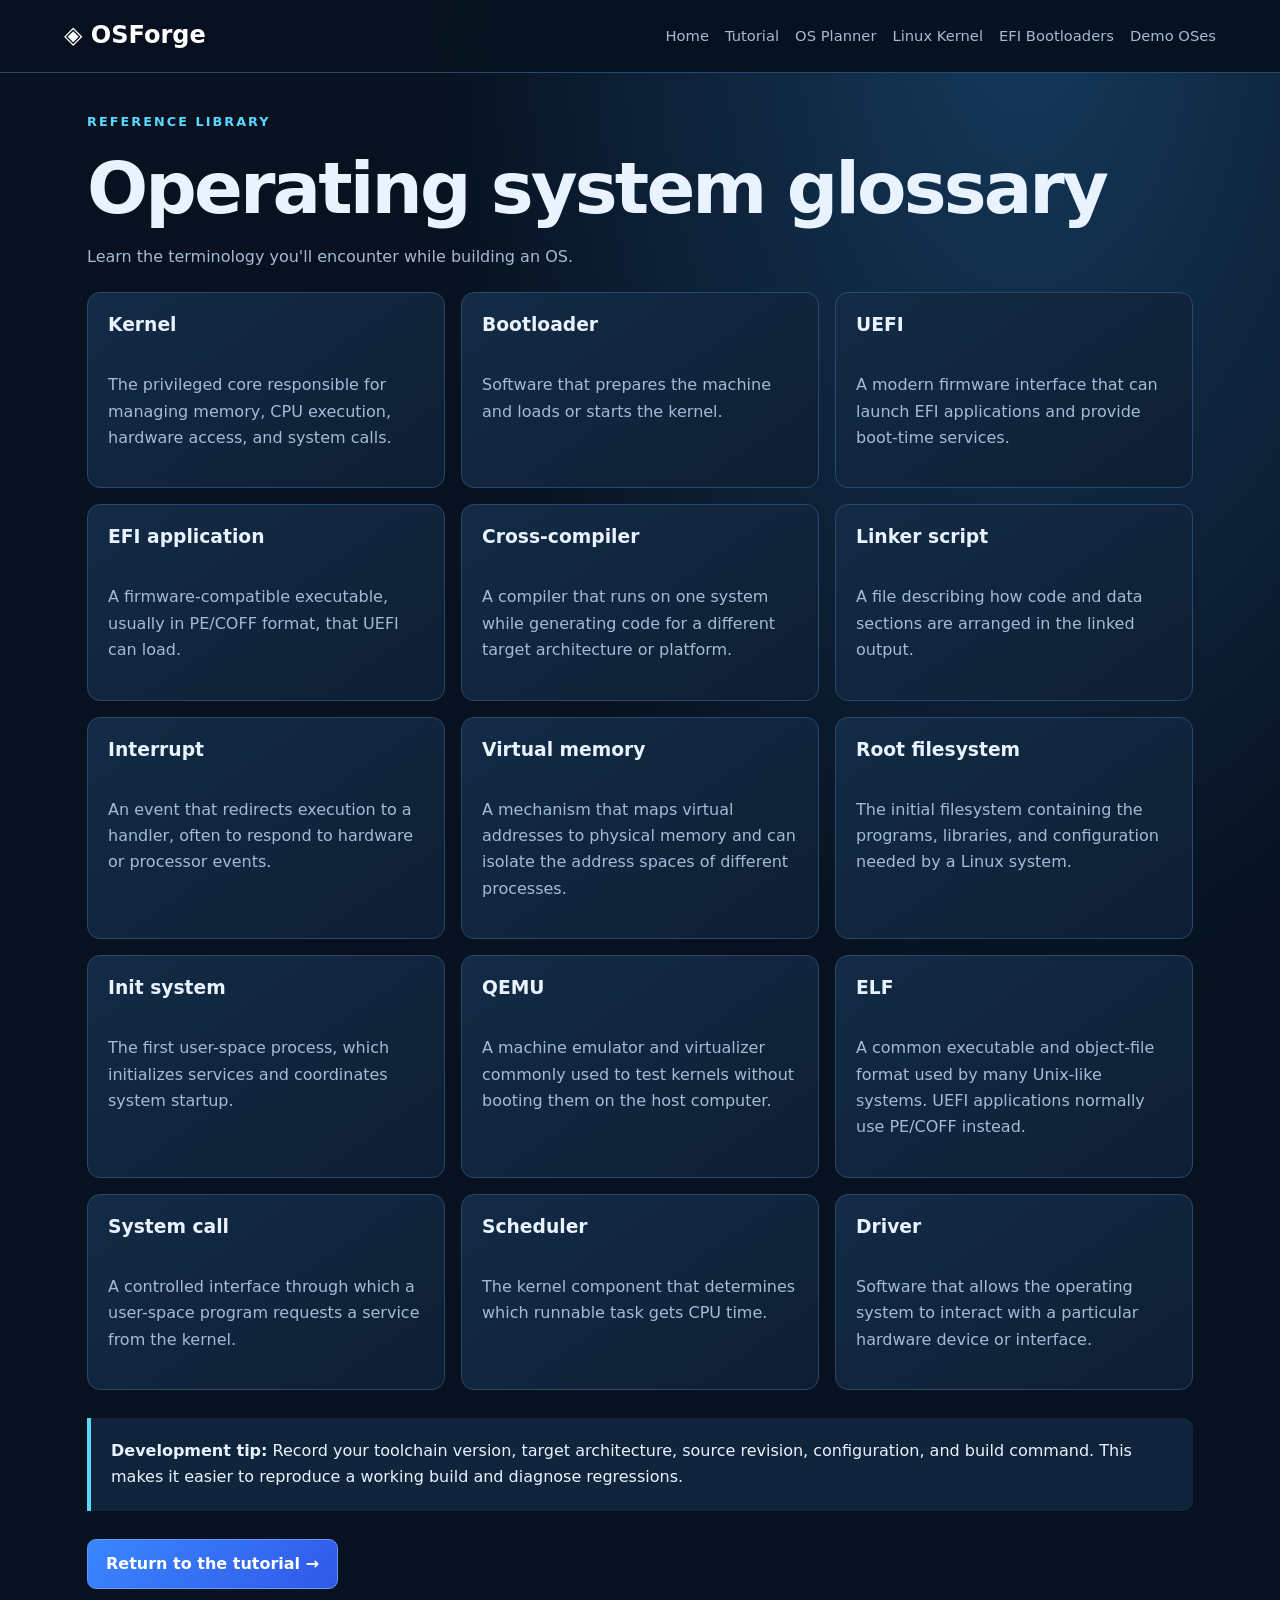
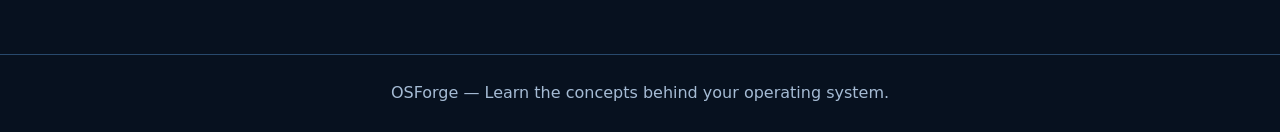
<file: glossary.html>
<!DOCTYPE html>
<html lang="en">
<head>
  <meta charset="UTF-8">
  <meta name="viewport" content="width=device-width, initial-scale=1">
  <title>OSDev Glossary — OSForge</title>
  <link rel="stylesheet" href="styles.css">
</head>
<body>
<header class="topbar">
  <a class="brand" href="index.html">◈ OSForge</a>
  <nav>
    <a href="index.html">Home</a>
    <a href="start.html">Tutorial</a>
    <a href="planner.html">OS Planner</a>
    <a href="linux-kernel.html">Linux Kernel</a>
    <a href="efi-bootloader.html">EFI Bootloaders</a>
    <a href="demos.html">Demo OSes</a>
  </nav>
</header>

<main class="container">
  <span class="eyebrow">REFERENCE LIBRARY</span>
  <h1>Operating system glossary</h1>
  <p>Learn the terminology you'll encounter while building an OS.</p>

  <div class="grid">
    <article class="card">
      <h3>Kernel</h3>
      <p>The privileged core responsible for managing memory, CPU execution,
      hardware access, and system calls.</p>
    </article>

    <article class="card">
      <h3>Bootloader</h3>
      <p>Software that prepares the machine and loads or starts the kernel.</p>
    </article>

    <article class="card">
      <h3>UEFI</h3>
      <p>A modern firmware interface that can launch EFI applications and
      provide boot-time services.</p>
    </article>

    <article class="card">
      <h3>EFI application</h3>
      <p>A firmware-compatible executable, usually in PE/COFF format, that
      UEFI can load.</p>
    </article>

    <article class="card">
      <h3>Cross-compiler</h3>
      <p>A compiler that runs on one system while generating code for a
      different target architecture or platform.</p>
    </article>

    <article class="card">
      <h3>Linker script</h3>
      <p>A file describing how code and data sections are arranged in the
      linked output.</p>
    </article>

    <article class="card">
      <h3>Interrupt</h3>
      <p>An event that redirects execution to a handler, often to respond
      to hardware or processor events.</p>
    </article>

    <article class="card">
      <h3>Virtual memory</h3>
      <p>A mechanism that maps virtual addresses to physical memory and can
      isolate the address spaces of different processes.</p>
    </article>

    <article class="card">
      <h3>Root filesystem</h3>
      <p>The initial filesystem containing the programs, libraries, and
      configuration needed by a Linux system.</p>
    </article>

    <article class="card">
      <h3>Init system</h3>
      <p>The first user-space process, which initializes services and
      coordinates system startup.</p>
    </article>

    <article class="card">
      <h3>QEMU</h3>
      <p>A machine emulator and virtualizer commonly used to test kernels
      without booting them on the host computer.</p>
    </article>

    <article class="card">
      <h3>ELF</h3>
      <p>A common executable and object-file format used by many Unix-like
      systems. UEFI applications normally use PE/COFF instead.</p>
    </article>

    <article class="card">
      <h3>System call</h3>
      <p>A controlled interface through which a user-space program requests
      a service from the kernel.</p>
    </article>

    <article class="card">
      <h3>Scheduler</h3>
      <p>The kernel component that determines which runnable task gets CPU time.</p>
    </article>

    <article class="card">
      <h3>Driver</h3>
      <p>Software that allows the operating system to interact with a
      particular hardware device or interface.</p>
    </article>
  </div>

  <div class="callout">
    <strong>Development tip:</strong> Record your toolchain version, target
    architecture, source revision, configuration, and build command. This
    makes it easier to reproduce a working build and diagnose regressions.
  </div>

  <a class="button" href="start.html">Return to the tutorial →</a>
</main>

<footer>OSForge — Learn the concepts behind your operating system.</footer>
</body>
</html>
</file>
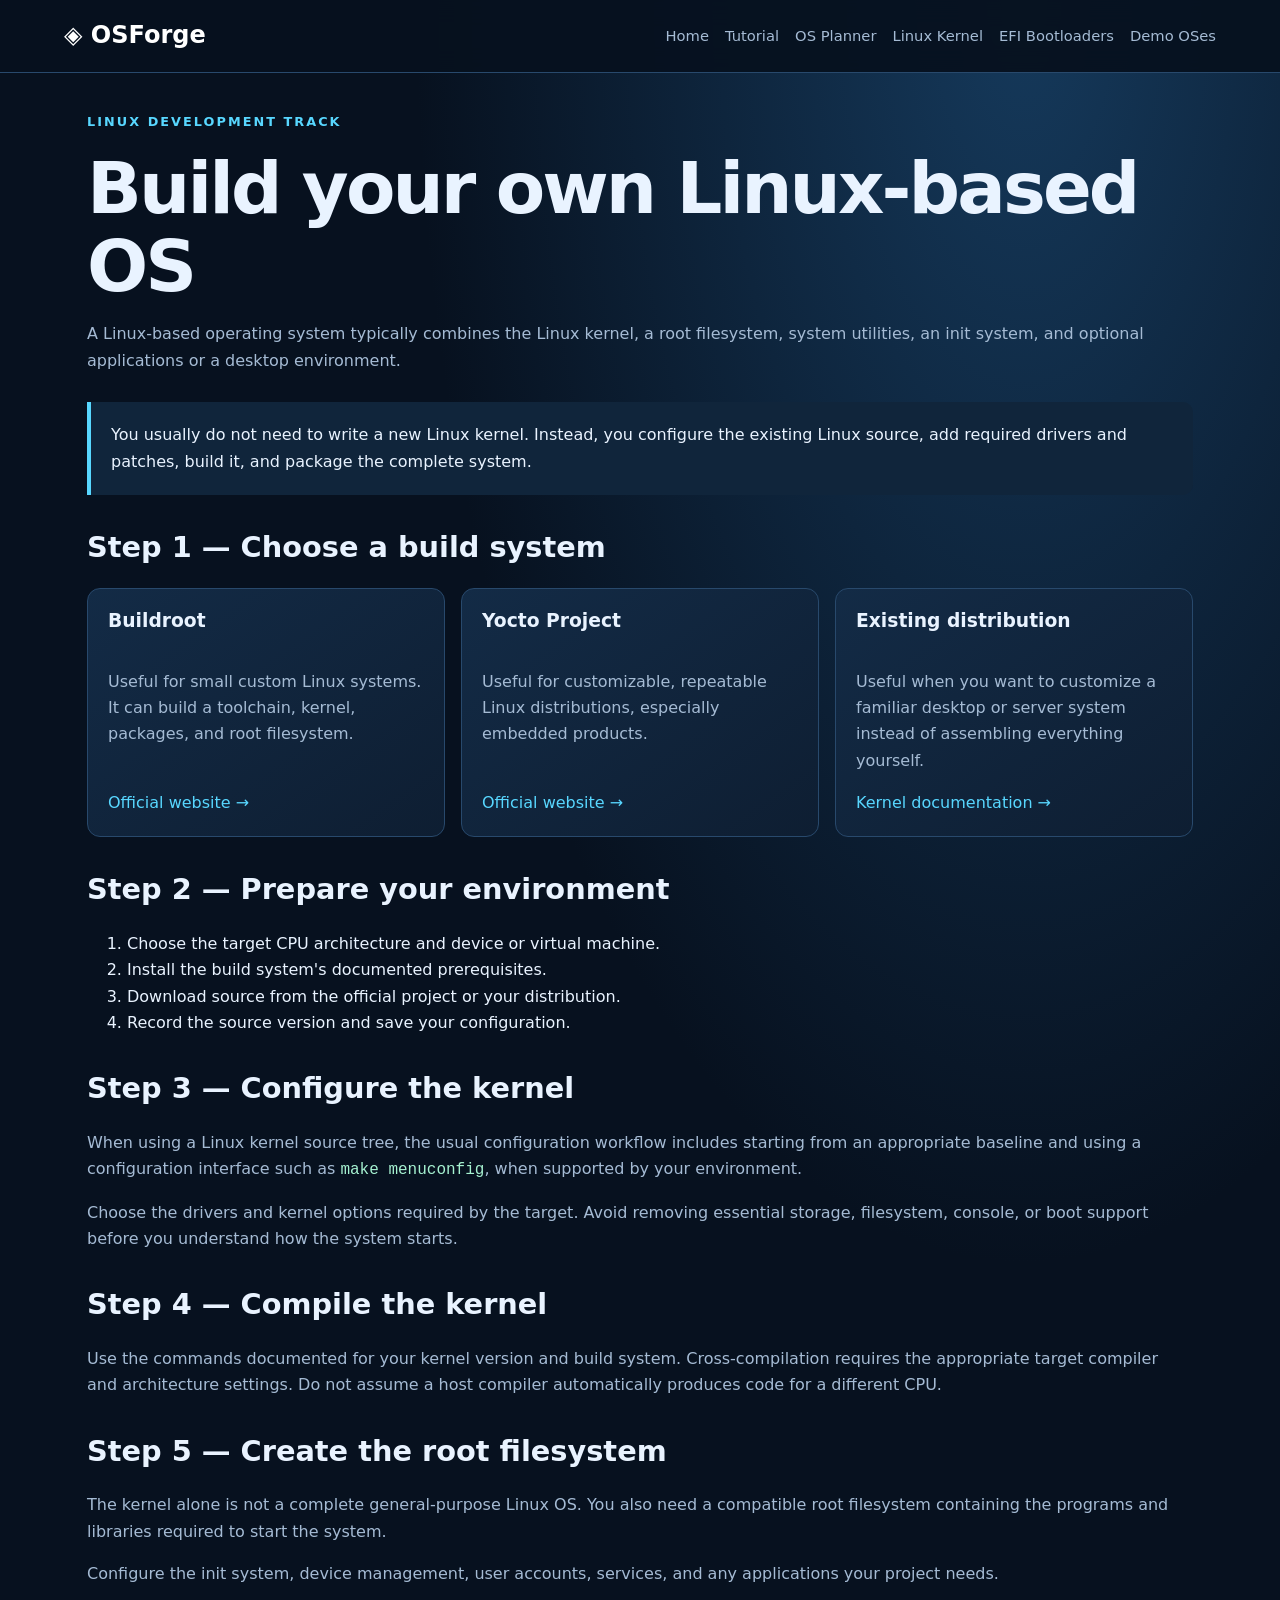
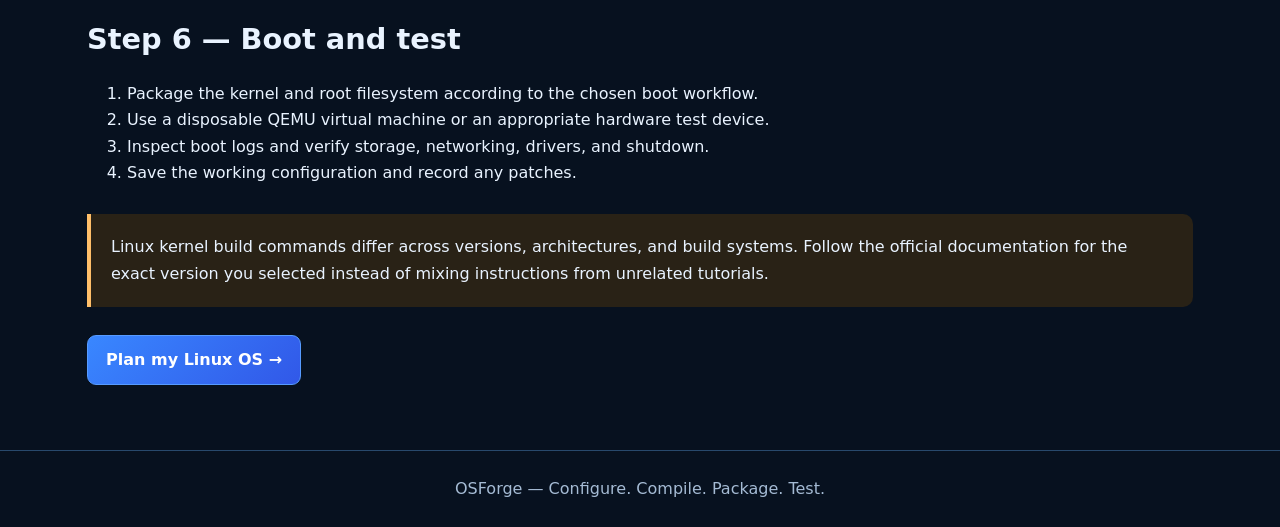
<file: linux-kernel.html>
<!DOCTYPE html>
<html lang="en">
<head>
  <meta charset="UTF-8">
  <meta name="viewport" content="width=device-width, initial-scale=1">
  <title>Linux Kernel Tutorial — OSForge</title>
  <link rel="stylesheet" href="styles.css">
</head>
<body>
<header class="topbar">
  <a class="brand" href="index.html">◈ OSForge</a>
  <nav>
    <a href="index.html">Home</a>
    <a href="start.html">Tutorial</a>
    <a href="planner.html">OS Planner</a>
    <a href="linux-kernel.html">Linux Kernel</a>
    <a href="efi-bootloader.html">EFI Bootloaders</a>
    <a href="demos.html">Demo OSes</a>
  </nav>
</header>

<main class="container">
  <span class="eyebrow">LINUX DEVELOPMENT TRACK</span>
  <h1>Build your own Linux-based OS</h1>
  <p>A Linux-based operating system typically combines the Linux kernel,
  a root filesystem, system utilities, an init system, and optional
  applications or a desktop environment.</p>

  <div class="callout">
    You usually do not need to write a new Linux kernel. Instead, you
    configure the existing Linux source, add required drivers and patches,
    build it, and package the complete system.
  </div>

  <h2>Step 1 — Choose a build system</h2>
  <div class="grid">
    <article class="card">
      <h3>Buildroot</h3>
      <p>Useful for small custom Linux systems. It can build a toolchain,
      kernel, packages, and root filesystem.</p>
      <a href="https://buildroot.org/">Official website →</a>
    </article>
    <article class="card">
      <h3>Yocto Project</h3>
      <p>Useful for customizable, repeatable Linux distributions, especially
      embedded products.</p>
      <a href="https://www.yoctoproject.org/">Official website →</a>
    </article>
    <article class="card">
      <h3>Existing distribution</h3>
      <p>Useful when you want to customize a familiar desktop or server
      system instead of assembling everything yourself.</p>
      <a href="https://docs.kernel.org/">Kernel documentation →</a>
    </article>
  </div>

  <h2>Step 2 — Prepare your environment</h2>
  <ol>
    <li>Choose the target CPU architecture and device or virtual machine.</li>
    <li>Install the build system's documented prerequisites.</li>
    <li>Download source from the official project or your distribution.</li>
    <li>Record the source version and save your configuration.</li>
  </ol>

  <h2>Step 3 — Configure the kernel</h2>
  <p>When using a Linux kernel source tree, the usual configuration workflow
  includes starting from an appropriate baseline and using a configuration
  interface such as <code>make menuconfig</code>, when supported by your
  environment.</p>
  <p>Choose the drivers and kernel options required by the target. Avoid
  removing essential storage, filesystem, console, or boot support before
  you understand how the system starts.</p>

  <h2>Step 4 — Compile the kernel</h2>
  <p>Use the commands documented for your kernel version and build system.
  Cross-compilation requires the appropriate target compiler and architecture
  settings. Do not assume a host compiler automatically produces code for
  a different CPU.</p>

  <h2>Step 5 — Create the root filesystem</h2>
  <p>The kernel alone is not a complete general-purpose Linux OS. You also
  need a compatible root filesystem containing the programs and libraries
  required to start the system.</p>
  <p>Configure the init system, device management, user accounts, services,
  and any applications your project needs.</p>

  <h2>Step 6 — Boot and test</h2>
  <ol>
    <li>Package the kernel and root filesystem according to the chosen boot workflow.</li>
    <li>Use a disposable QEMU virtual machine or an appropriate hardware test device.</li>
    <li>Inspect boot logs and verify storage, networking, drivers, and shutdown.</li>
    <li>Save the working configuration and record any patches.</li>
  </ol>

  <div class="callout warning">
    Linux kernel build commands differ across versions, architectures, and
    build systems. Follow the official documentation for the exact version
    you selected instead of mixing instructions from unrelated tutorials.
  </div>

  <a class="button" href="planner.html">Plan my Linux OS →</a>
</main>

<footer>OSForge — Configure. Compile. Package. Test.</footer>
</body>
</html>
</file>
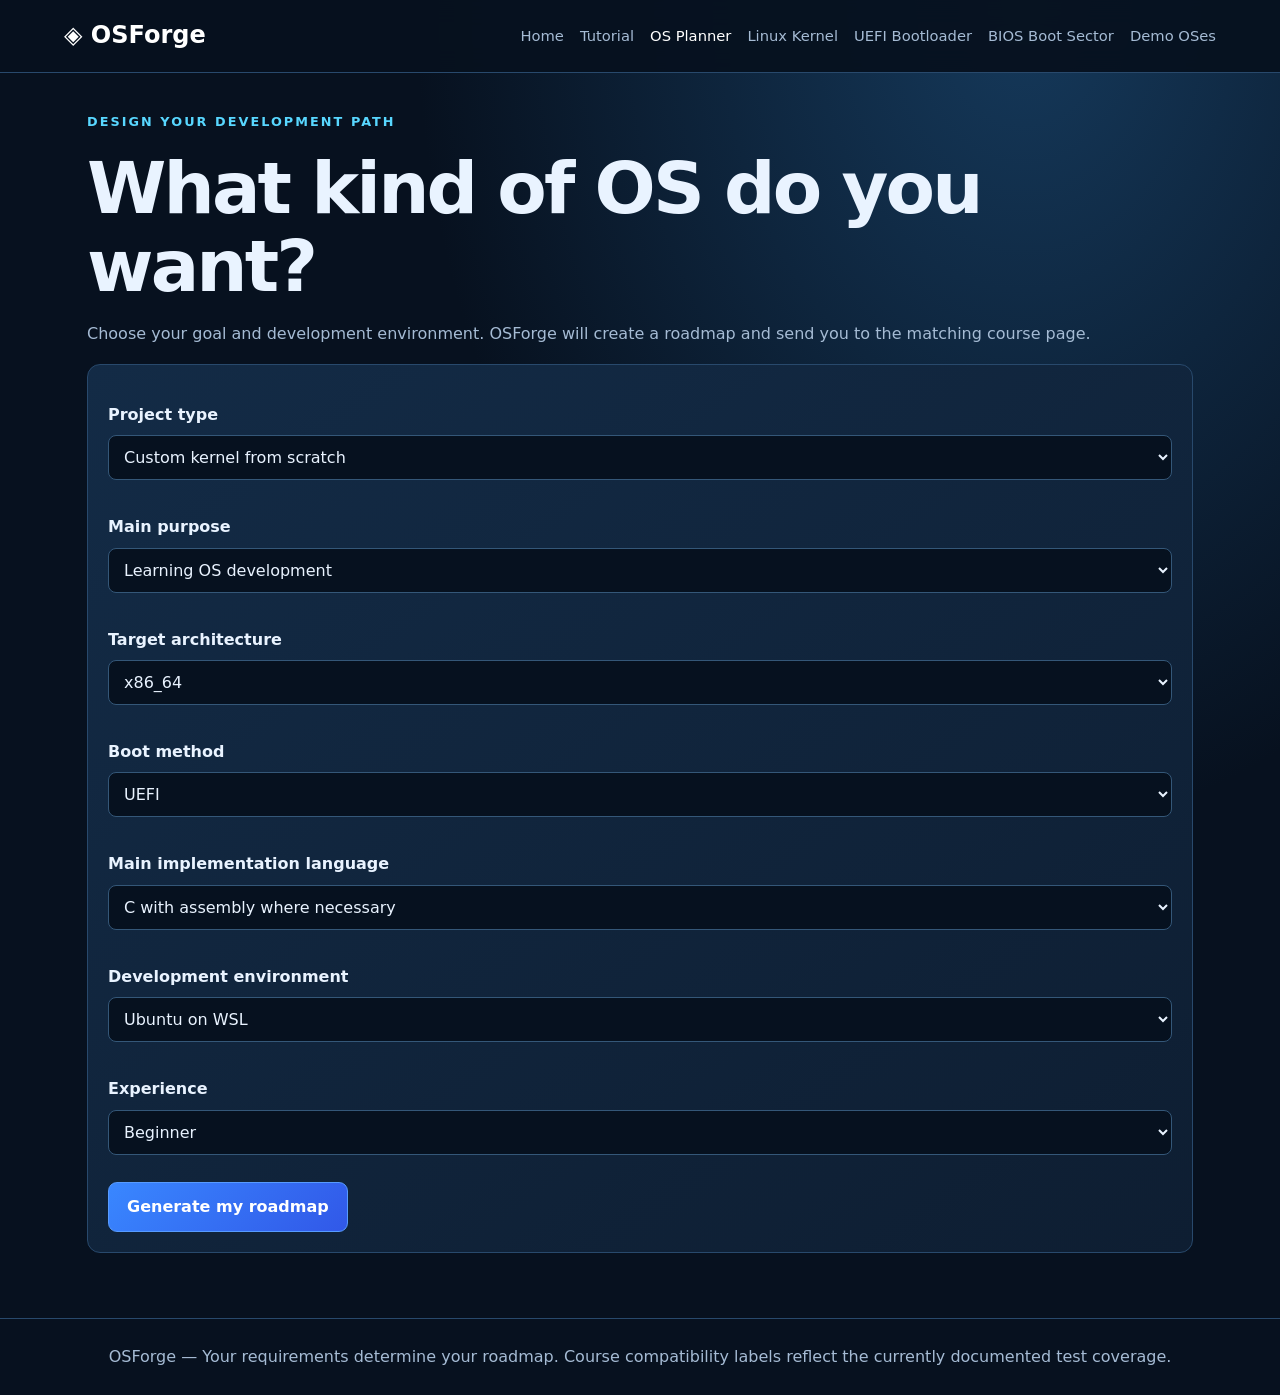
<file: planner.html>
<!DOCTYPE html>
<html lang="en">
<head>
  <meta charset="UTF-8">
  <meta name="viewport" content="width=device-width, initial-scale=1">
  <meta name="description" content="Plan an operating-system development path with OSForge.">
  <title>OS Planner — OSForge</title>
  <link rel="stylesheet" href="styles.css">
  <script src="site.js" defer></script>
  <style>
    .roadmap-list { padding-left: 1.4rem; }
    .roadmap-list li { margin: .65rem 0; }
    .course-links { display:flex; flex-wrap:wrap; gap:.75rem; margin-top:1rem; }
    .course-links a { display:inline-block; padding:.7rem 1rem; border:1px solid var(--border, #526078); border-radius:.65rem; text-decoration:none; }
    .notice { padding:1rem; border-left:4px solid #e4b85d; margin:1rem 0; }
    .result h2 { margin-top:0; }
  </style>
</head>
<body>
<header class="topbar">
  <a class="brand" href="index.html">◈ OSForge</a>
  <nav aria-label="Main navigation">
    <a href="index.html">Home</a>
    <a href="start.html">Tutorial</a>
    <a href="planner.html" aria-current="page">OS Planner</a>
    <a href="linux-kernel.html">Linux Kernel</a>
    <a href="efi-bootloader.html?course=uefi">UEFI Bootloader</a>
    <a href="efi-bootloader.html?course=bios">BIOS Boot Sector</a>
    <a href="demos.html">Demo OSes</a>
  </nav>
</header>
<main class="container">
  <span class="eyebrow">DESIGN YOUR DEVELOPMENT PATH</span>
  <h1>What kind of OS do you want?</h1>
  <p>Choose your goal and development environment. OSForge will create a roadmap and send you to the matching course page.</p>

  <form id="needs-form" class="card">
    <div class="field"><label for="kernel">Project type</label>
      <select id="kernel" name="kernel">
        <option value="linux">Linux-based kernel / distribution</option>
        <option value="custom" selected>Custom kernel from scratch</option>
        <option value="unsure">Not sure yet</option>
      </select>
    </div>
    <div class="field"><label for="purpose">Main purpose</label>
      <select id="purpose" name="purpose">
        <option value="learning">Learning OS development</option><option value="desktop">Desktop operating system</option><option value="server">Server operating system</option><option value="embedded">Embedded or appliance OS</option><option value="retro">Retro or experimental OS</option>
      </select>
    </div>
    <div class="field"><label for="architecture">Target architecture</label>
      <select id="architecture" name="architecture"><option value="x86_64">x86_64</option><option value="x86">32-bit x86</option><option value="arm64">ARM64 / AArch64</option><option value="unknown">Help me choose</option></select>
    </div>
    <div class="field"><label for="firmware">Boot method</label>
      <select id="firmware" name="firmware"><option value="uefi">UEFI</option><option value="bios">Legacy BIOS</option><option value="either">No preference yet</option></select>
    </div>
    <div class="field"><label for="language">Main implementation language</label>
      <select id="language" name="language"><option value="c">C with assembly where necessary</option><option value="rust">Rust with assembly where necessary</option><option value="cpp">C++ with assembly where necessary</option><option value="linux">Use existing Linux source and tools</option></select>
    </div>
    <div class="field"><label for="environment">Development environment</label>
      <select id="environment" name="environment"><option value="wsl">Ubuntu on WSL</option><option value="linux">Native Linux</option><option value="windows">Native Windows</option><option value="macos">macOS</option></select>
    </div>
    <div class="field"><label for="level">Experience</label>
      <select id="level" name="level"><option value="beginner">Beginner</option><option value="intermediate">Some programming experience</option><option value="advanced">Experienced developer</option></select>
    </div>
    <button class="button" type="submit">Generate my roadmap</button>
  </form>
  <section id="plan-result" class="result" hidden aria-live="polite"></section>
</main>
<footer>OSForge — Your requirements determine your roadmap. Course compatibility labels reflect the currently documented test coverage.</footer>
<script>
(() => {
  const form = document.getElementById('needs-form');
  const result = document.getElementById('plan-result');
  const labels = {
    kernel: {linux:'Linux-based kernel / distribution',custom:'Custom kernel from scratch',unsure:'Still exploring'},
    purpose:{learning:'Learning OS development',desktop:'Desktop OS',server:'Server OS',embedded:'Embedded / appliance OS',retro:'Retro / experimental OS'},
    architecture:{x86_64:'x86_64',x86:'32-bit x86',arm64:'ARM64 / AArch64',unknown:'Architecture not chosen'},
    firmware:{uefi:'UEFI',bios:'Legacy BIOS',either:'No preference'},
    language:{c:'C + assembly',rust:'Rust + assembly',cpp:'C++ + assembly',linux:'Linux source/tooling'},
    environment:{wsl:'Ubuntu on WSL',linux:'Native Linux',windows:'Native Windows',macos:'macOS'},
    level:{beginner:'Beginner',intermediate:'Some programming experience',advanced:'Experienced developer'}
  };
  function link(href, text) { const a=document.createElement('a'); a.href=href; a.textContent=text; return a; }
  form.addEventListener('submit', (event) => {
    event.preventDefault();
    const data = Object.fromEntries(new FormData(form).entries());
    const steps = [];
    let primaryHref, primaryText;
    if (data.kernel === 'linux') {
      primaryHref = 'linux-kernel.html'; primaryText = 'Open Linux Kernel course';
      steps.push('Choose a Linux distribution and review its kernel build requirements.','Install the compiler, build dependencies, and source-management tools for your environment.','Configure and build the kernel using the Linux Kernel course.','Test in a virtual machine before considering physical hardware.');
    } else if (data.kernel === 'custom') {
      primaryHref = data.firmware === 'bios' ? 'efi-bootloader.html?course=bios' : 'efi-bootloader.html?course=uefi';
      primaryText = data.firmware === 'bios' ? 'Open Legacy BIOS Bootloader course' : 'Open UEFI Bootloader course';
      steps.push('Set up a compiler and assembler in your selected environment.','Build and test a boot path that matches your chosen firmware.','Create a kernel entry point and establish a reliable handoff from the bootloader.','Add early output, memory management, interrupts, and drivers in small testable stages.');
      if (data.firmware === 'either') steps[0] = 'Compare UEFI and legacy BIOS, then choose a boot path; this plan starts with the UEFI lab by default.';
    } else {
      primaryHref = 'start.html'; primaryText = 'Explore the OSForge starting tutorial';
      steps.push('Compare Linux-based development with building a custom kernel.','Try the bootloader introduction to learn how firmware starts software.','Return to this planner when you have chosen a project type.');
    }
    const environmentNote = data.environment === 'wsl'
      ? 'Ubuntu/WSL is the reference environment for the documented UEFI lab. Individual machines and package versions may still differ.'
      : 'This environment is not verified by the current OSForge lab notes. Treat commands and package names as examples and check the relevant platform documentation.';
    if (data.architecture === 'arm64') steps.unshift('Check architecture compatibility first: the current UEFI example creates an x86-64 EFI application, so it is not a ready-made ARM64 build.');
    if (data.architecture === 'x86') steps.unshift('Check architecture compatibility first: the documented UEFI example is x86-64; the BIOS example uses 16-bit x86 code.');
    result.replaceChildren(); result.hidden = false;
    const h=document.createElement('h2'); h.textContent='Your OSForge roadmap'; result.appendChild(h);
    const summary=document.createElement('p'); summary.textContent=`${labels.kernel[data.kernel]} · ${labels.purpose[data.purpose]} · ${labels.architecture[data.architecture]} · ${labels.firmware[data.firmware]} · ${labels.language[data.language]} · ${labels.environment[data.environment]} · ${labels.level[data.level]}`; result.appendChild(summary);
    const notice=document.createElement('p'); notice.className='notice'; notice.textContent=environmentNote; result.appendChild(notice);
    const heading=document.createElement('h3'); heading.textContent='Recommended milestones'; result.appendChild(heading);
    const ol=document.createElement('ol'); ol.className='roadmap-list'; steps.forEach(step=>{const li=document.createElement('li');li.textContent=step;ol.appendChild(li)}); result.appendChild(ol);
    const links=document.createElement('div'); links.className='course-links'; links.appendChild(link(primaryHref,primaryText)); links.appendChild(link('planner.html','Edit my plan')); result.appendChild(links);
    const note=document.createElement('p'); note.className='muted'; note.textContent='This roadmap is a learning guide, not a verified build guarantee. The current bootloader lab is documented for Ubuntu/Debian/WSL; other environments need validation.'; result.appendChild(note);
    result.scrollIntoView({behavior:'smooth',block:'start'});
  });
})();
</script>
</body>
</html>
</file>
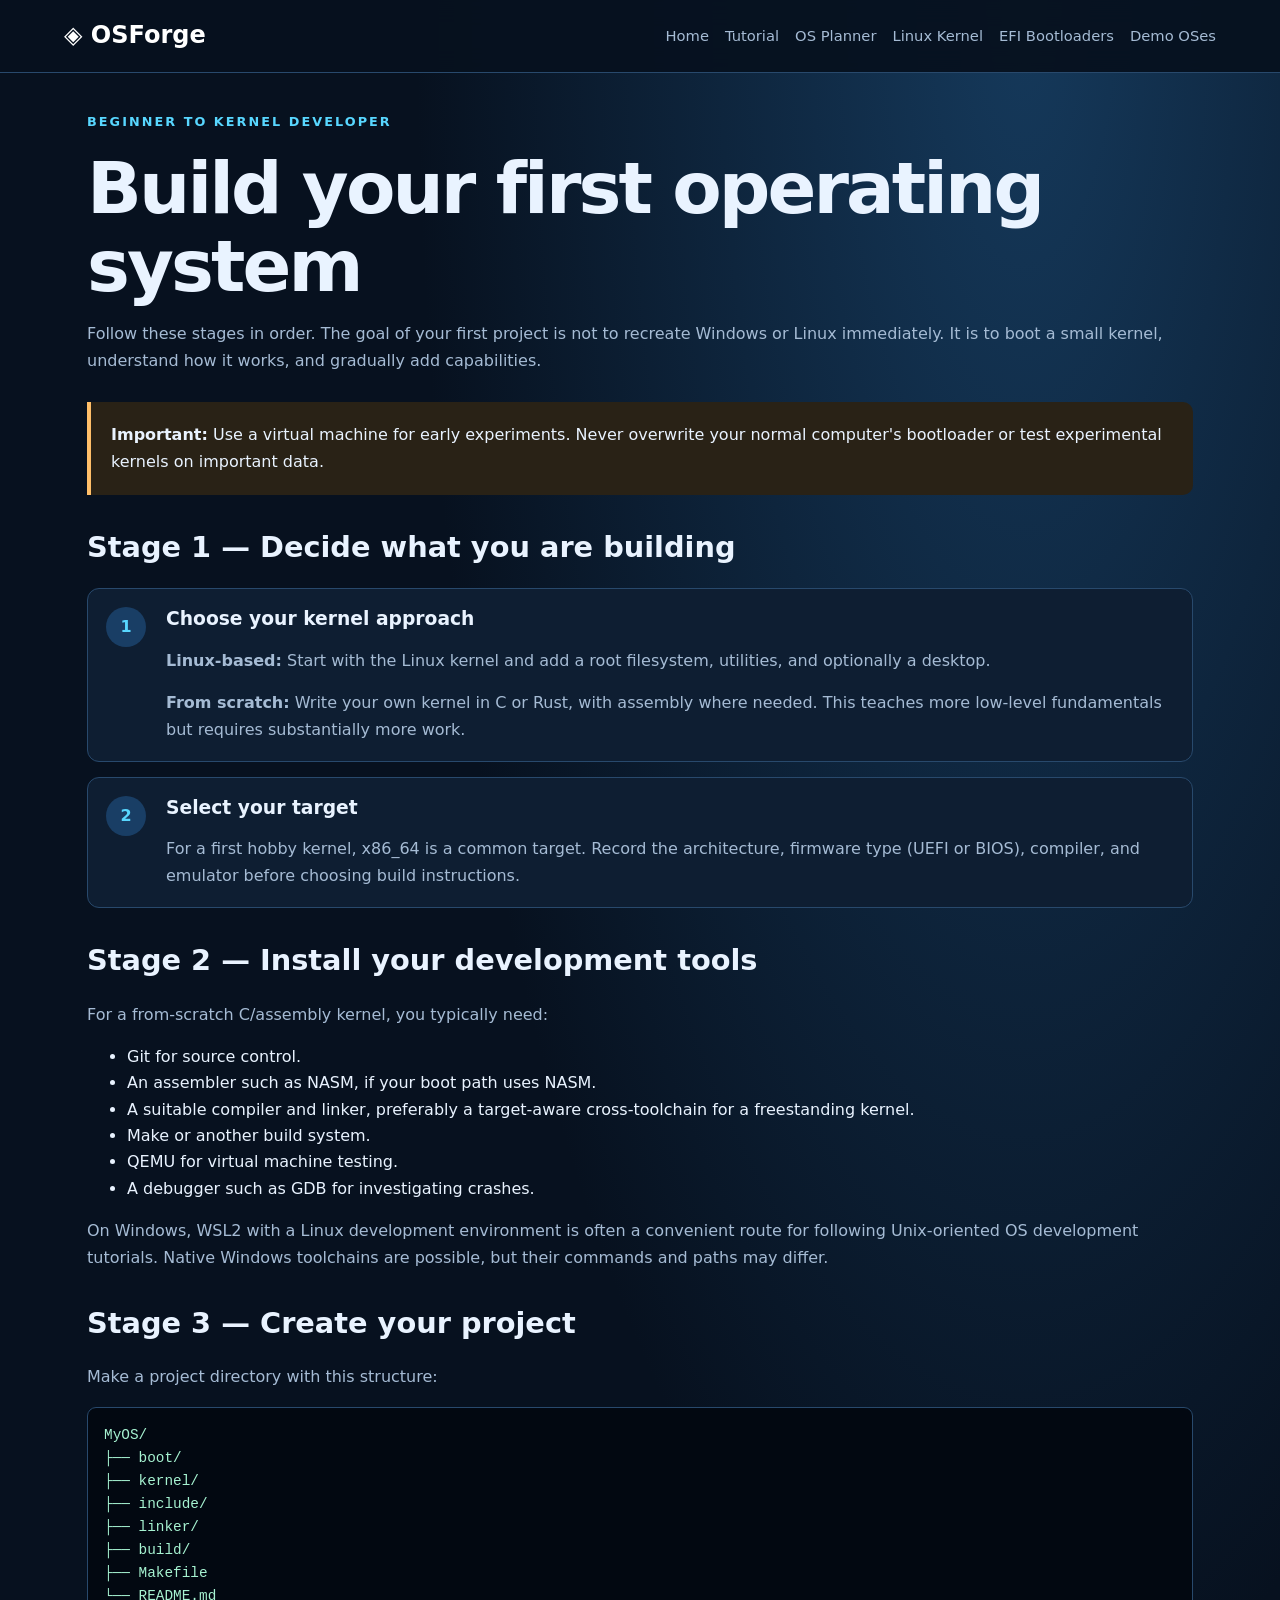
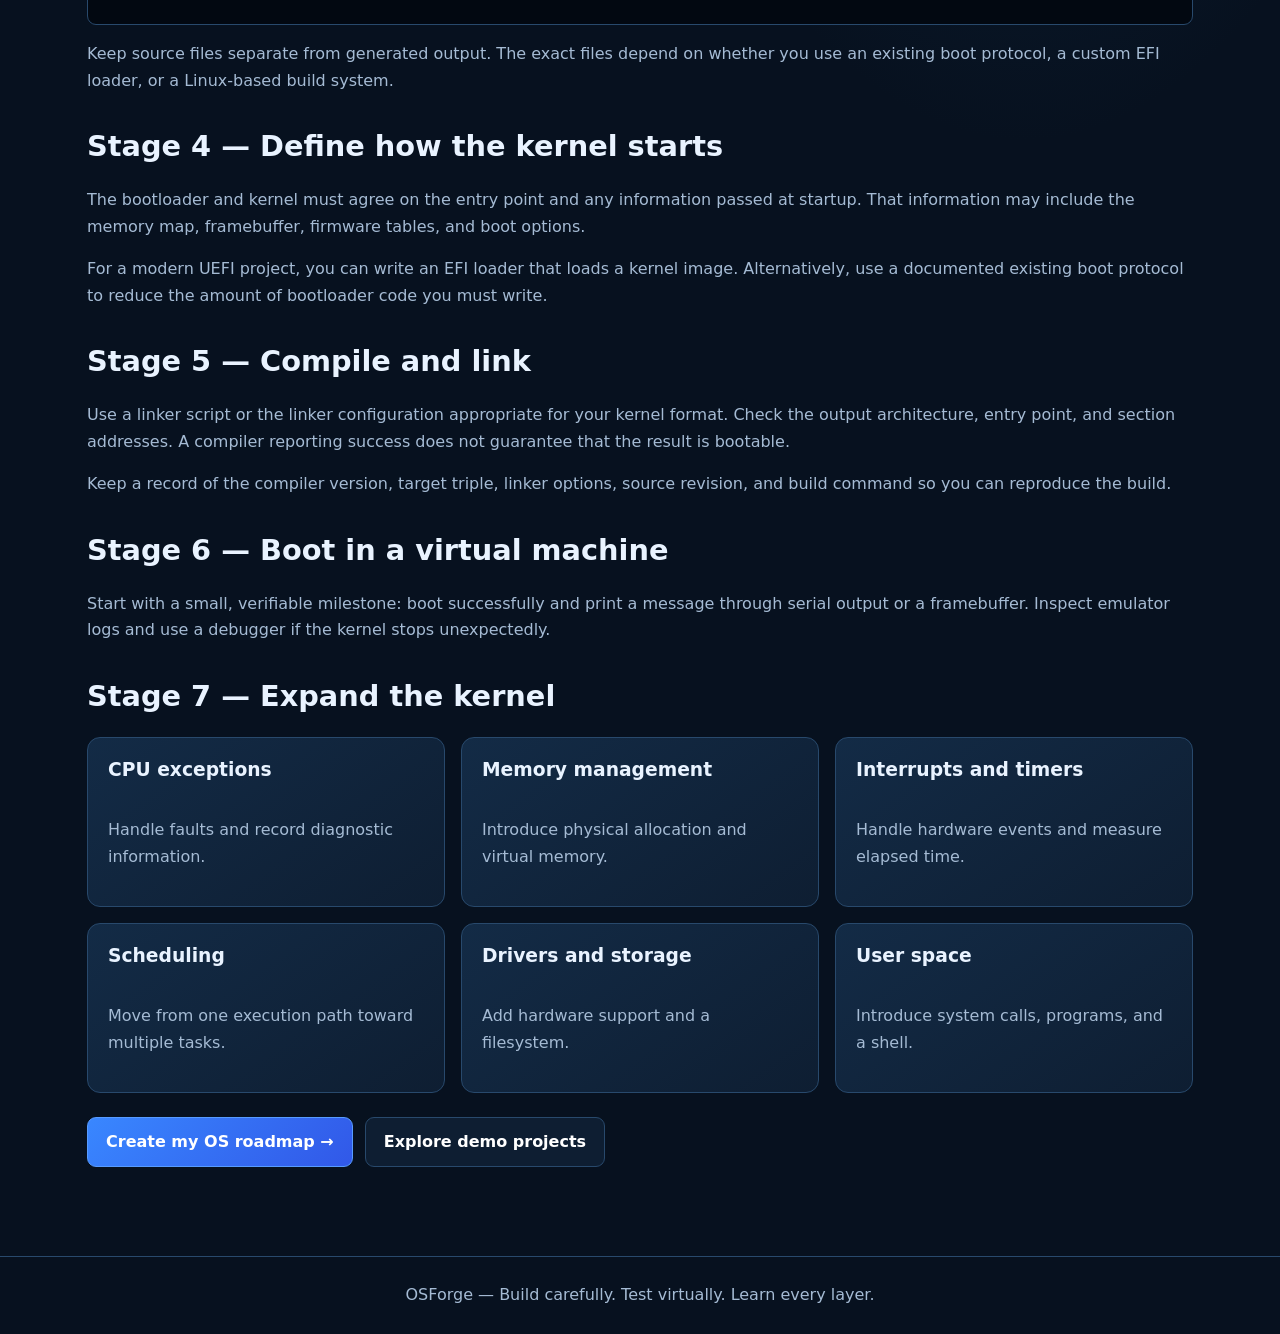
<file: start.html>
<!DOCTYPE html>
<html lang="en">
<head>
  <meta charset="UTF-8">
  <meta name="viewport" content="width=device-width, initial-scale=1">
  <title>Guided OS Tutorial — OSForge</title>
  <link rel="stylesheet" href="styles.css">
</head>
<body>
<header class="topbar">
  <a class="brand" href="index.html">◈ OSForge</a>
  <nav>
    <a href="index.html">Home</a>
    <a href="start.html">Tutorial</a>
    <a href="planner.html">OS Planner</a>
    <a href="linux-kernel.html">Linux Kernel</a>
    <a href="efi-bootloader.html">EFI Bootloaders</a>
    <a href="demos.html">Demo OSes</a>
  </nav>
</header>

<main class="container">
  <span class="eyebrow">BEGINNER TO KERNEL DEVELOPER</span>
  <h1>Build your first operating system</h1>
  <p>Follow these stages in order. The goal of your first project is not to
  recreate Windows or Linux immediately. It is to boot a small kernel,
  understand how it works, and gradually add capabilities.</p>

  <div class="callout warning">
    <strong>Important:</strong> Use a virtual machine for early experiments.
    Never overwrite your normal computer's bootloader or test experimental
    kernels on important data.
  </div>

  <h2>Stage 1 — Decide what you are building</h2>
  <div class="steps">
    <article class="step"><div>
      <h3>Choose your kernel approach</h3>
      <p><strong>Linux-based:</strong> Start with the Linux kernel and add
      a root filesystem, utilities, and optionally a desktop.</p>
      <p><strong>From scratch:</strong> Write your own kernel in C or Rust,
      with assembly where needed. This teaches more low-level fundamentals
      but requires substantially more work.</p>
    </div></article>
    <article class="step"><div>
      <h3>Select your target</h3>
      <p>For a first hobby kernel, x86_64 is a common target. Record the
      architecture, firmware type (UEFI or BIOS), compiler, and emulator
      before choosing build instructions.</p>
    </div></article>
  </div>

  <h2>Stage 2 — Install your development tools</h2>
  <p>For a from-scratch C/assembly kernel, you typically need:</p>
  <ul>
    <li>Git for source control.</li>
    <li>An assembler such as NASM, if your boot path uses NASM.</li>
    <li>A suitable compiler and linker, preferably a target-aware
    cross-toolchain for a freestanding kernel.</li>
    <li>Make or another build system.</li>
    <li>QEMU for virtual machine testing.</li>
    <li>A debugger such as GDB for investigating crashes.</li>
  </ul>
  <p>On Windows, WSL2 with a Linux development environment is often a
  convenient route for following Unix-oriented OS development tutorials.
  Native Windows toolchains are possible, but their commands and paths
  may differ.</p>

  <h2>Stage 3 — Create your project</h2>
  <p>Make a project directory with this structure:</p>
  <pre>MyOS/
├── boot/
├── kernel/
├── include/
├── linker/
├── build/
├── Makefile
└── README.md</pre>
  <p>Keep source files separate from generated output. The exact files
  depend on whether you use an existing boot protocol, a custom EFI
  loader, or a Linux-based build system.</p>

  <h2>Stage 4 — Define how the kernel starts</h2>
  <p>The bootloader and kernel must agree on the entry point and any
  information passed at startup. That information may include the memory
  map, framebuffer, firmware tables, and boot options.</p>
  <p>For a modern UEFI project, you can write an EFI loader that loads
  a kernel image. Alternatively, use a documented existing boot protocol
  to reduce the amount of bootloader code you must write.</p>

  <h2>Stage 5 — Compile and link</h2>
  <p>Use a linker script or the linker configuration appropriate for your
  kernel format. Check the output architecture, entry point, and section
  addresses. A compiler reporting success does not guarantee that the
  result is bootable.</p>
  <p>Keep a record of the compiler version, target triple, linker options,
  source revision, and build command so you can reproduce the build.</p>

  <h2>Stage 6 — Boot in a virtual machine</h2>
  <p>Start with a small, verifiable milestone: boot successfully and print
  a message through serial output or a framebuffer. Inspect emulator logs
  and use a debugger if the kernel stops unexpectedly.</p>

  <h2>Stage 7 — Expand the kernel</h2>
  <div class="grid">
    <article class="card"><h3>CPU exceptions</h3><p>Handle faults and record diagnostic information.</p></article>
    <article class="card"><h3>Memory management</h3><p>Introduce physical allocation and virtual memory.</p></article>
    <article class="card"><h3>Interrupts and timers</h3><p>Handle hardware events and measure elapsed time.</p></article>
    <article class="card"><h3>Scheduling</h3><p>Move from one execution path toward multiple tasks.</p></article>
    <article class="card"><h3>Drivers and storage</h3><p>Add hardware support and a filesystem.</p></article>
    <article class="card"><h3>User space</h3><p>Introduce system calls, programs, and a shell.</p></article>
  </div>

  <div class="actions">
    <a class="button" href="planner.html">Create my OS roadmap →</a>
    <a class="button secondary" href="demos.html">Explore demo projects</a>
  </div>
</main>

<footer>OSForge — Build carefully. Test virtually. Learn every layer.</footer>
</body>
</html>
</file>
<file: styles.css>
:root {
  color-scheme: dark;
  --background: #07111f;
  --panel: #0e1e32;
  --panel-light: #132b46;
  --border: #28496c;
  --text: #e9f3ff;
  --muted: #a5bbd4;
  --blue: #3987ff;
  --cyan: #58d7ff;
  --green: #82e6b5;
}

* {
  box-sizing: border-box;
}

html {
  scroll-behavior: smooth;
}

body {
  margin: 0;
  background:
    radial-gradient(ellipse at 80% 0%, #15395b 0%, transparent 42%),
    var(--background);
  color: var(--text);
  font: 16px/1.65 system-ui, "Segoe UI", sans-serif;
}

a {
  color: var(--cyan);
  text-decoration: none;
}

a:hover {
  text-decoration: underline;
}

a:focus-visible,
button:focus-visible,
input:focus-visible,
select:focus-visible,
textarea:focus-visible {
  outline: 2px solid var(--cyan);
  outline-offset: 3px;
}

.topbar {
  position: sticky;
  top: 0;
  z-index: 10;
  display: flex;
  align-items: center;
  justify-content: space-between;
  gap: 20px;
  flex-wrap: wrap;
  padding: 16px 5%;
  background: #07111ff2;
  border-bottom: 1px solid var(--border);
  backdrop-filter: blur(12px);
}

.brand {
  color: white;
  font-size: 1.5rem;
  font-weight: 800;
  white-space: nowrap;
}

.topbar nav {
  display: flex;
  flex-wrap: wrap;
  gap: 16px;
}

.topbar nav a {
  color: var(--muted);
  font-size: 0.92rem;
}

.topbar nav a:hover,
.topbar nav a[aria-current="page"] {
  color: white;
}

.container {
  max-width: 1150px;
  margin: auto;
  padding: 35px 22px 65px;
}

.hero {
  padding: 38px 0 55px;
}

.eyebrow {
  color: var(--cyan);
  font-size: 0.8rem;
  font-weight: 800;
  letter-spacing: 0.16em;
}

h1 {
  font-size: clamp(2.3rem, 6vw, 4.5rem);
  line-height: 1.08;
  letter-spacing: -0.04em;
  margin: 16px 0;
}

h1 span {
  color: #65b7ff;
}

h2 {
  margin-top: 35px;
  font-size: 1.8rem;
  line-height: 1.2;
}

h3 {
  margin-top: 0;
  line-height: 1.3;
}

p {
  color: var(--muted);
}

.hero > p {
  max-width: 720px;
  font-size: 1.12rem;
}

.actions {
  display: flex;
  flex-wrap: wrap;
  gap: 12px;
  margin: 24px 0;
}

.button {
  display: inline-block;
  padding: 11px 18px;
  background: linear-gradient(135deg, #3987ff, #3158e8);
  border: 1px solid #579bff;
  border-radius: 9px;
  color: white;
  font-weight: 700;
  text-align: center;
  text-decoration: none;
}

.button:hover {
  filter: brightness(1.1);
  text-decoration: none;
}

.button.secondary {
  background: var(--panel);
  border-color: var(--border);
}

.checks {
  display: flex;
  flex-wrap: wrap;
  gap: 10px 20px;
  margin: 22px 0 0;
  color: var(--muted);
  font-size: 0.92rem;
}

.checks span::before {
  content: "✓";
  color: var(--green);
  font-weight: 800;
  margin-right: 8px;
}

.grid {
  display: grid;
  grid-template-columns: repeat(3, minmax(0, 1fr));
  gap: 16px;
  margin: 22px 0;
}

.card {
  display: flex;
  flex-direction: column;
  padding: 20px;
  background: linear-gradient(145deg, var(--panel-light), var(--panel));
  border: 1px solid var(--border);
  border-radius: 13px;
  min-width: 0;
}

.card p {
  flex: 1;
}

.card .button {
  align-self: flex-start;
  margin-top: 10px;
}

.terminal {
  margin-top: 30px;
  padding: 20px;
  overflow-x: auto;
  background: #020811;
  border: 1px solid #25527d;
  border-radius: 12px;
  font-family: Consolas, monospace;
}

.terminal p {
  margin: 8px 0;
  color: #a6d7ff;
}

.success {
  color: var(--green) !important;
}

.callout {
  margin: 28px 0;
  padding: 20px;
  background: #10253b;
  border-left: 4px solid var(--cyan);
  border-radius: 0 10px 10px 0;
}

.warning {
  border-left-color: #ffbf69;
  background: #292216;
}

.steps {
  display: grid;
  gap: 15px;
  counter-reset: step;
}

.step {
  counter-increment: step;
  display: grid;
  grid-template-columns: 45px 1fr;
  gap: 15px;
  padding: 18px;
  background: var(--panel);
  border: 1px solid var(--border);
  border-radius: 12px;
}

.step::before {
  content: counter(step);
  display: grid;
  place-items: center;
  width: 40px;
  height: 40px;
  background: #193e65;
  color: var(--cyan);
  border-radius: 50%;
  font-weight: 800;
}

.step h3 {
  margin-bottom: 5px;
}

.step p {
  margin-bottom: 0;
}

pre {
  padding: 16px;
  overflow-x: auto;
  background: #020811;
  border: 1px solid var(--border);
  border-radius: 9px;
  color: #a6f2d1;
  font: 0.9rem/1.6 Consolas, monospace;
}

code {
  color: #a6f2d1;
  overflow-wrap: anywhere;
}

.field {
  display: grid;
  gap: 7px;
  margin: 17px 0;
}

label {
  font-weight: 700;
}

select,
input,
textarea {
  width: 100%;
  padding: 11px;
  color: var(--text);
  background: #06111f;
  border: 1px solid #345778;
  border-radius: 8px;
  font: inherit;
}

button {
  cursor: pointer;
  font: inherit;
}

.result {
  margin-top: 22px;
  padding: 22px;
  background: var(--panel);
  border: 1px solid var(--blue);
  border-radius: 12px;
}

.result li {
  margin: 10px 0;
  color: var(--muted);
}

footer {
  padding: 25px;
  border-top: 1px solid var(--border);
  text-align: center;
  color: var(--muted);
}

@media (max-width: 800px) {
  .grid {
    grid-template-columns: 1fr;
  }

  .topbar {
    position: static;
  }

  .topbar nav {
    width: 100%;
    gap: 10px 14px;
  }

  .container {
    padding: 20px 16px 45px;
  }

  .hero {
    padding-top: 25px;
  }
}
</file>
